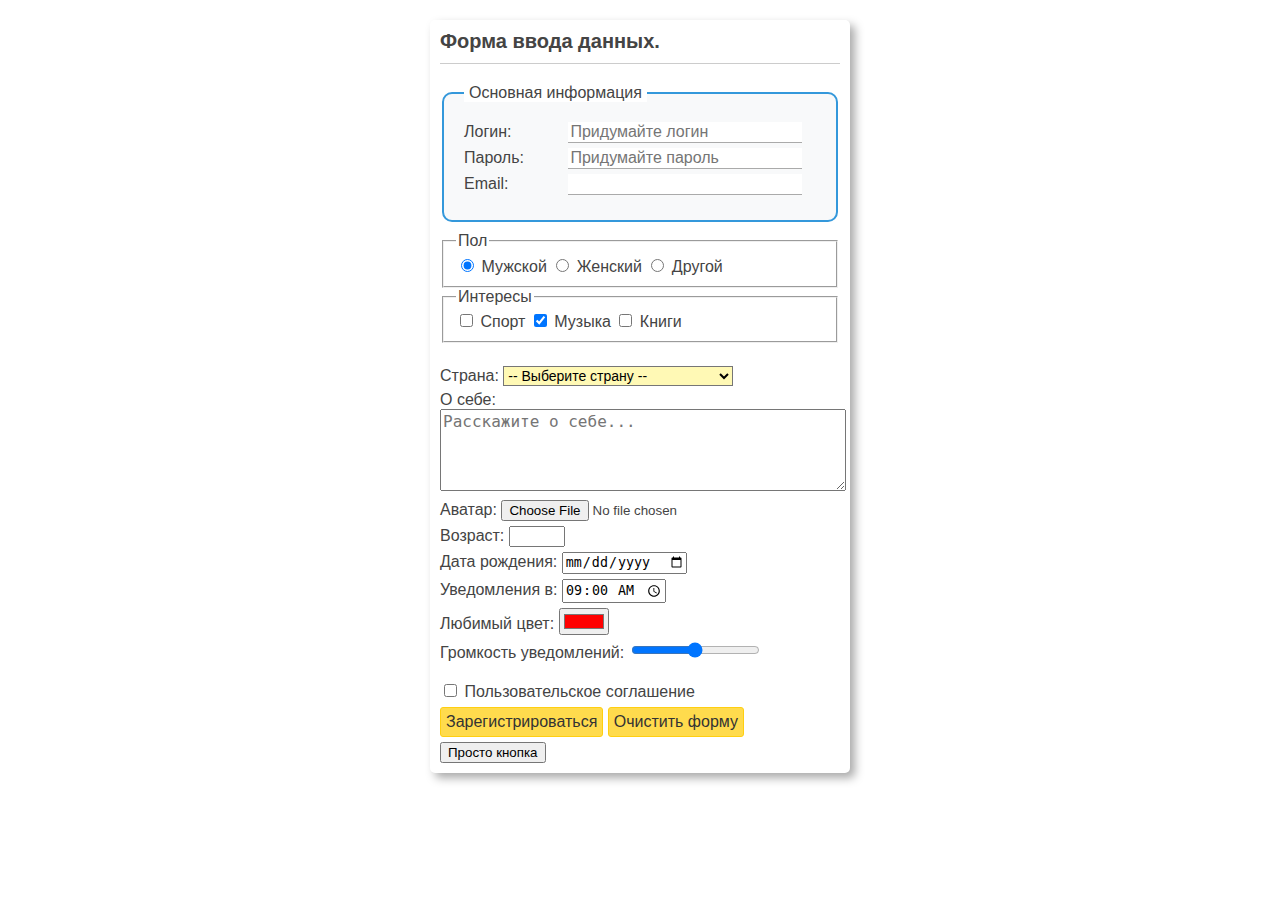
<file: mysite.ru/index.html>
<!DOCTYPE html>
<html lang="ru">
<head>
    <meta charset="UTF-8">
    <title>Учебная форма регистрации</title>
    <link type="text/css" href="style.css" rel="stylesheet">
</head>
<body>
    <div id="reg_form">
    <h1>Форма ввода данных.</h1>
    <form action="/register" method="POST" enctype="multipart/form-data">
        <!-- Текстовые поля -->
        <fieldset class="reg_r">
            <legend>Основная информация</legend>
            <div class="gtr">
            <label class="reg_title" for="username">Логин:</label>
            <input type="text" id="username" name="username" required minlength="4" maxlength="20" placeholder="Придумайте логин">
            </div>
            <div class="gtr">
            <label class="reg_title" for="password">Пароль:</label>
            <input type="password" id="password" name="password" required pattern="(?=.*\d)(?=.*[a-z])(?=.*[A-Z]).{8,}" placeholder="Придумайте пароль">
            </div>
            <div class="gtr">
            <label class="reg_title" for="email">Email:</label>
            <input type="email" id="email" name="email" required>
            </div>
        </fieldset>

        <!-- Радиокнопки -->
        <fieldset>
            <legend>Пол</legend>
            <input type="radio" id="male" name="gender" value="male" checked>
            <label for="male">Мужской</label>
            
            <input type="radio" id="female" name="gender" value="female">
            <label for="female">Женский</label>
            
            <input type="radio" id="other" name="gender" value="other">
            <label for="other">Другой</label>
        </fieldset>

        <!-- Чекбоксы -->
        <fieldset style = "margin-bottom: 5px">

            <legend>Интересы</legend>
            <input type="checkbox" id="sport" name="interests" value="sport">
            <label for="sport">Спорт</label>
            
            <input type="checkbox" id="music" name="interests" value="music" checked>
            <label for="music">Музыка</label>
            
            <input type="checkbox" id="books" name="interests" value="books">
            <label for="books">Книги</label>
        </fieldset>
        <br>

        <div id="reg_ff">
            <!-- Выпадающие списки -->
            <label for="country">Страна:</label>
            <select id="country" name="country" style = "margin-bottom: 5px">
                <option value="">-- Выберите страну --</option>
                <option value="ru">Россия</option>
                <option value="us">США</option>
                <option value="de">Германия</option>
            </select>
            <br>
            <!-- Многострочный текст -->
            <label for="bio">О себе:</label>
            <textarea id="bio" name="bio" rows="4" cols="51" placeholder="Расскажите о себе..."></textarea>
            <br>
            <!-- Файлы -->
            <label for="avatar">Аватар:</label>
            <input type="file" id="avatar" name="avatar" accept="image/*">
            <br>
            <!-- Числовые поля -->
            <label for="age">Возраст:</label>
            <input type="number" id="age" name="age" min="18" max="99">
            <br>
            <!-- Дата и время -->
            <label for="birthday">Дата рождения:</label>
            <input type="date" id="birthday" name="birthday">
            <br>
            <label for="alarm">Уведомления в:</label>
            <input type="time" id="alarm" name="alarm" value="09:00">
            <br>
            <!-- Цвет -->
            <label for="favcolor">Любимый цвет:</label>
            <input type="color" id="favcolor" name="favcolor" value="#ff0000">
            <br>
            <!-- Диапазон -->
            <label for="volume">Громкость уведомлений:</label>
            <input type="range" id="volume" name="volume" min="0" max="100" step="10" value="50">
            <br>
            <!-- Скрытое поле -->
            <input type="hidden" name="secret_token" value="abc123">
            <br>
            <div id="hhh">
            <!--Пользовательское соглашение-->
            <input type="checkbox">
            <label>Пользовательское соглашение</label>
            </div>
            <div class="jkl">
            <!-- Кнопки -->
            <input type="submit" value="Зарегистрироваться">
            <input type="reset" value="Очистить форму">
            <button type="button">Просто кнопка</button>
            </div>
        </div>
    </form>
    </div>
</body>
</html>
</file>
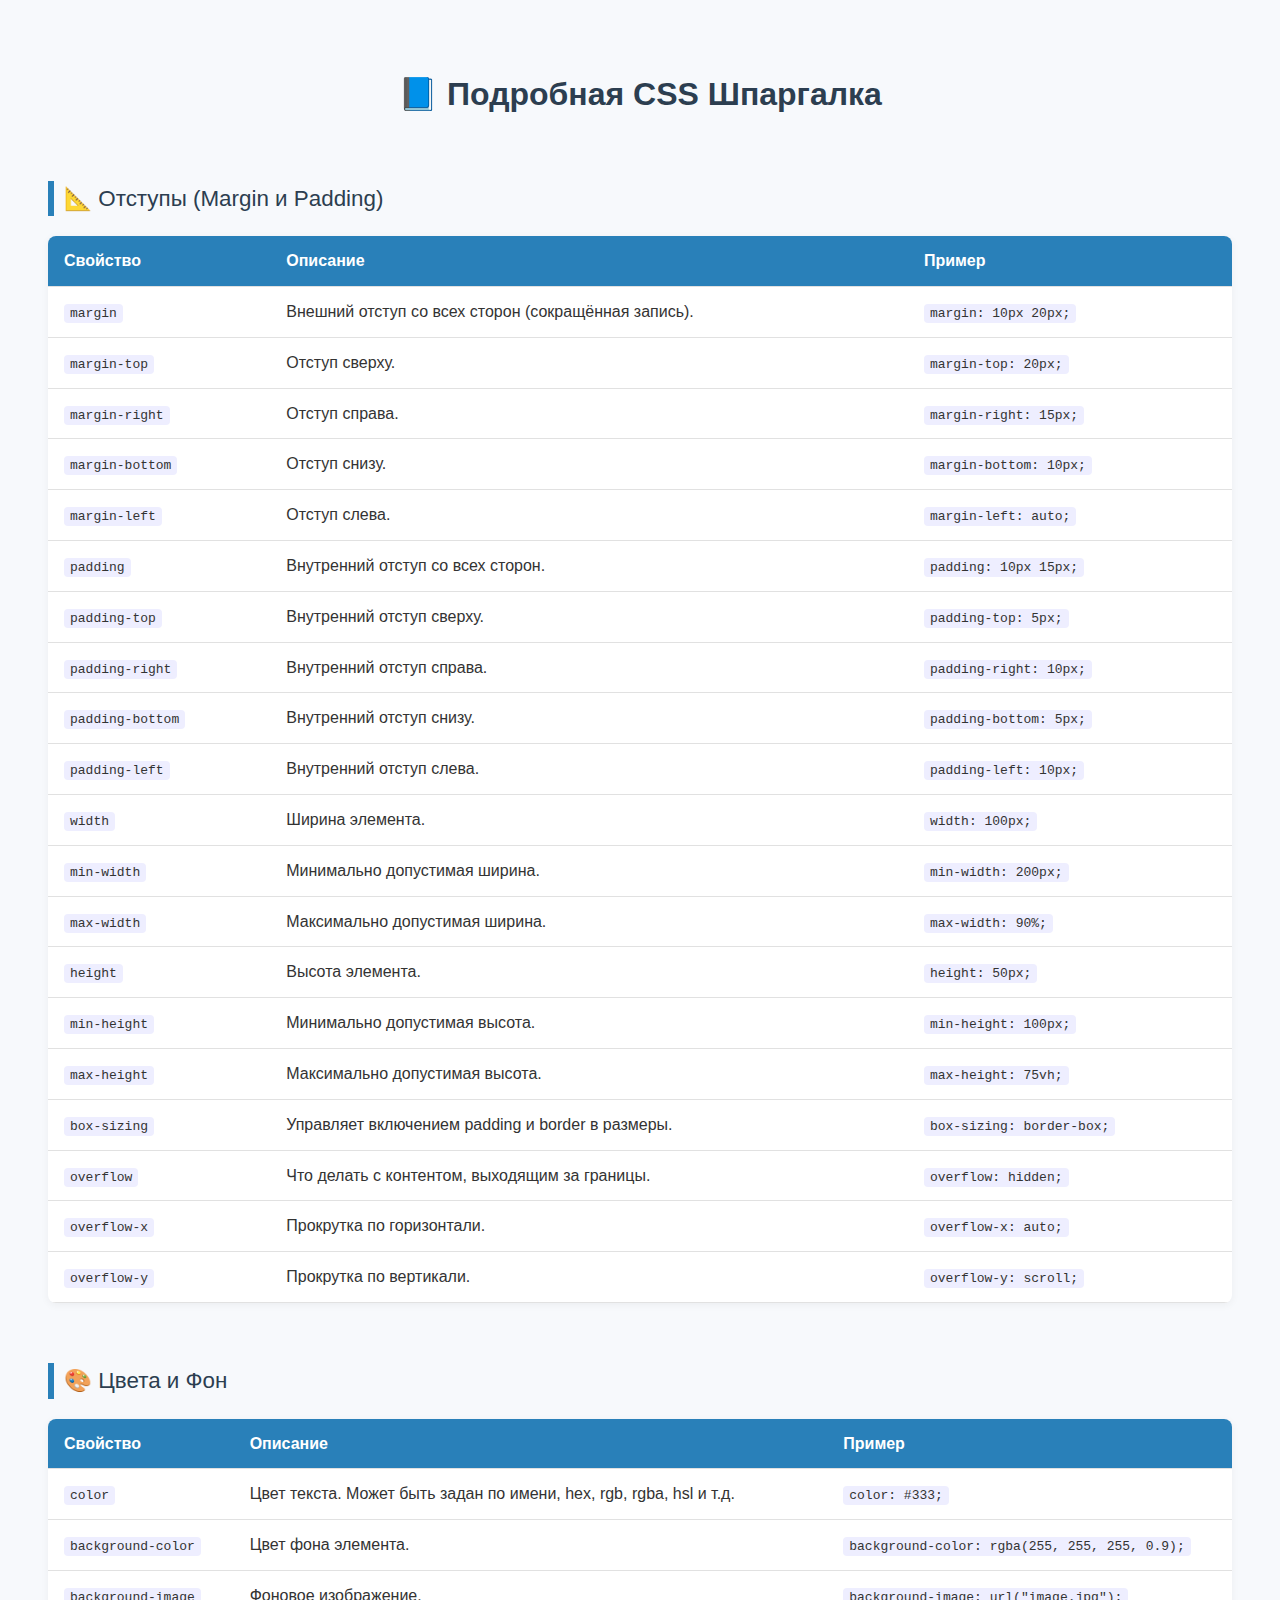
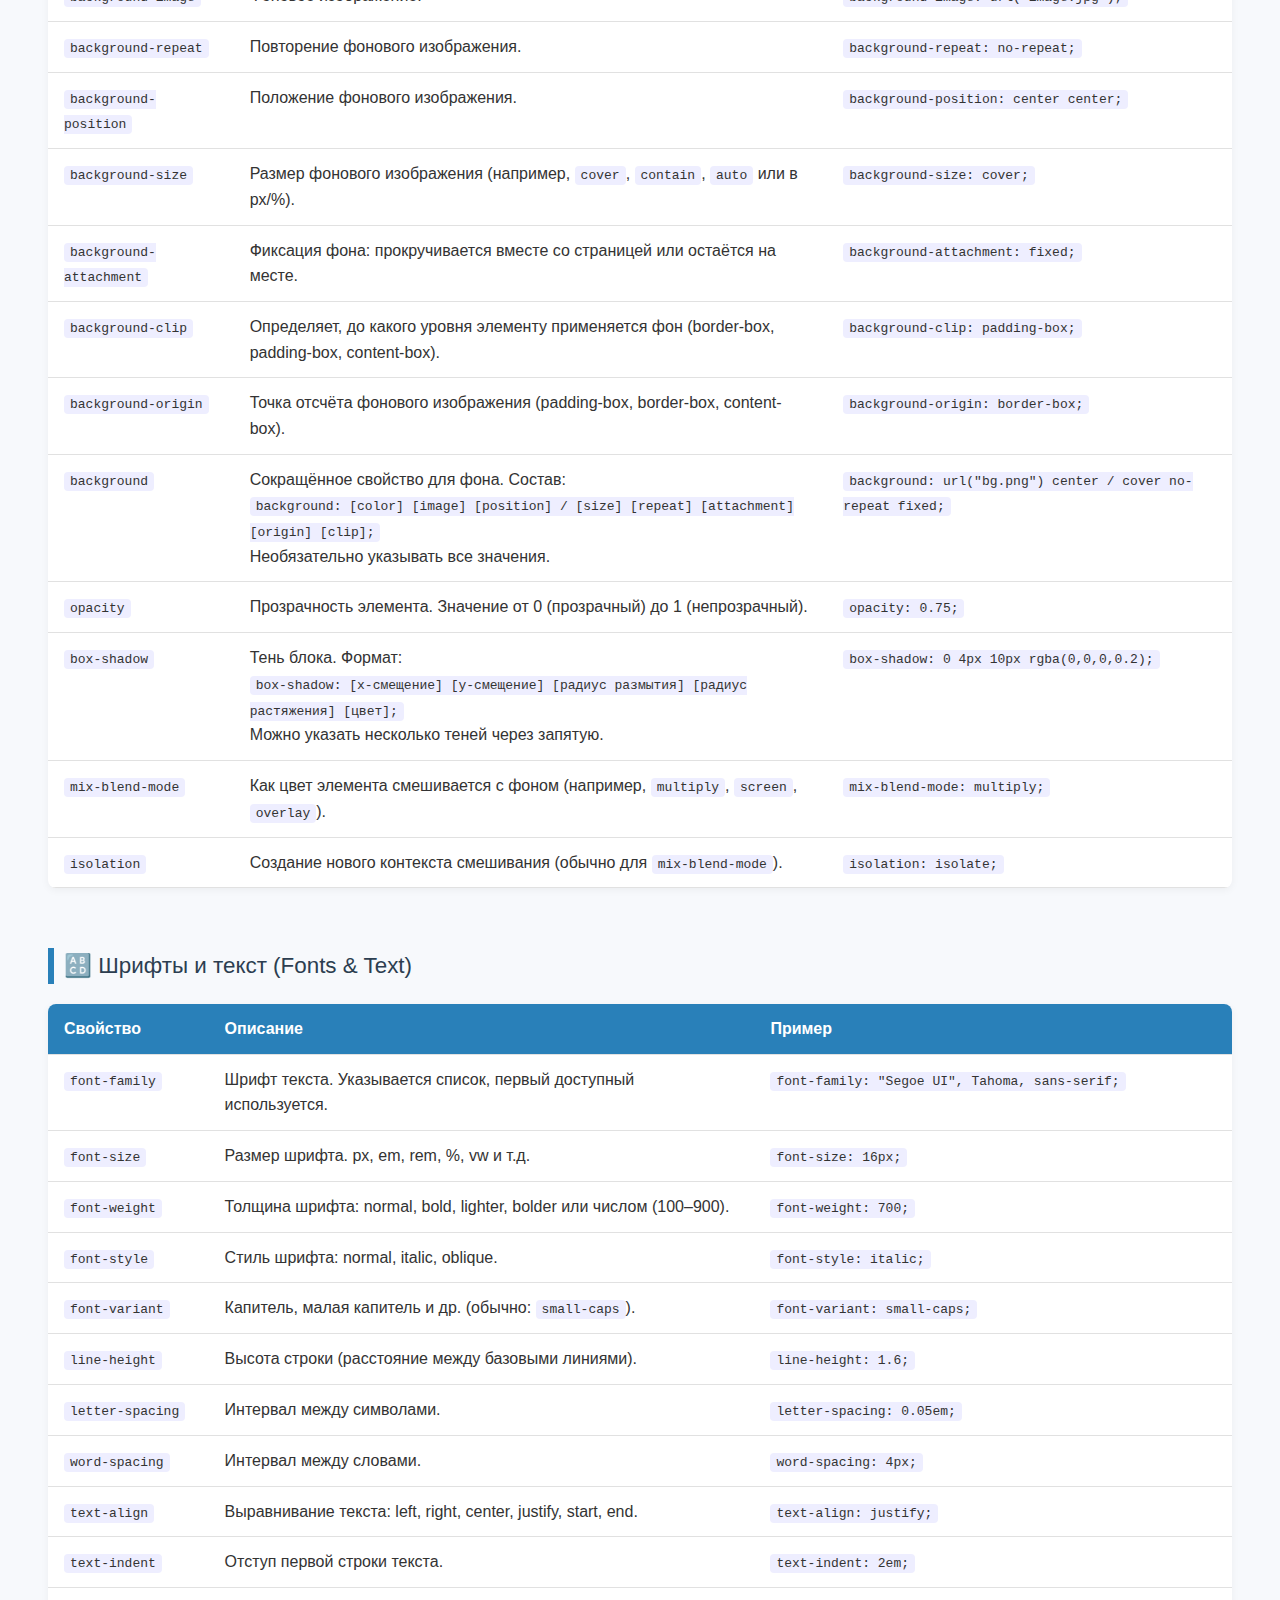
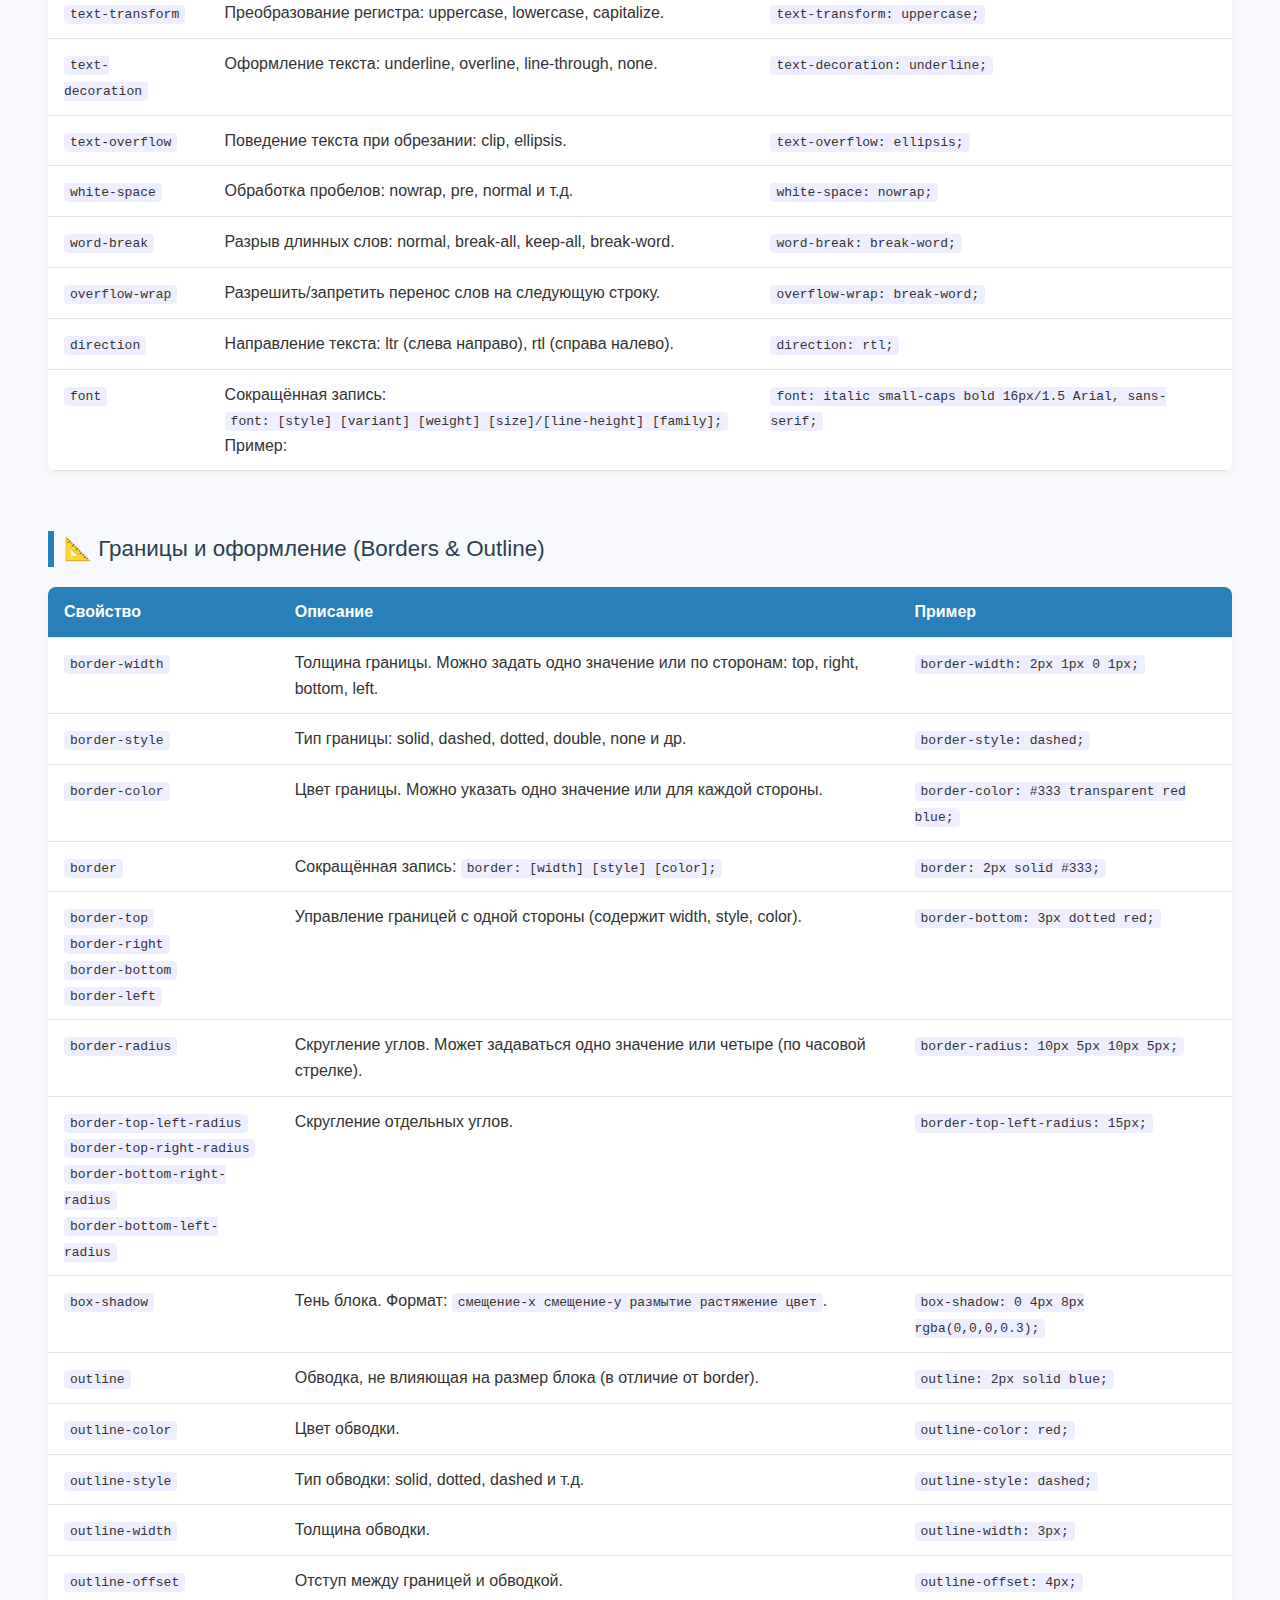
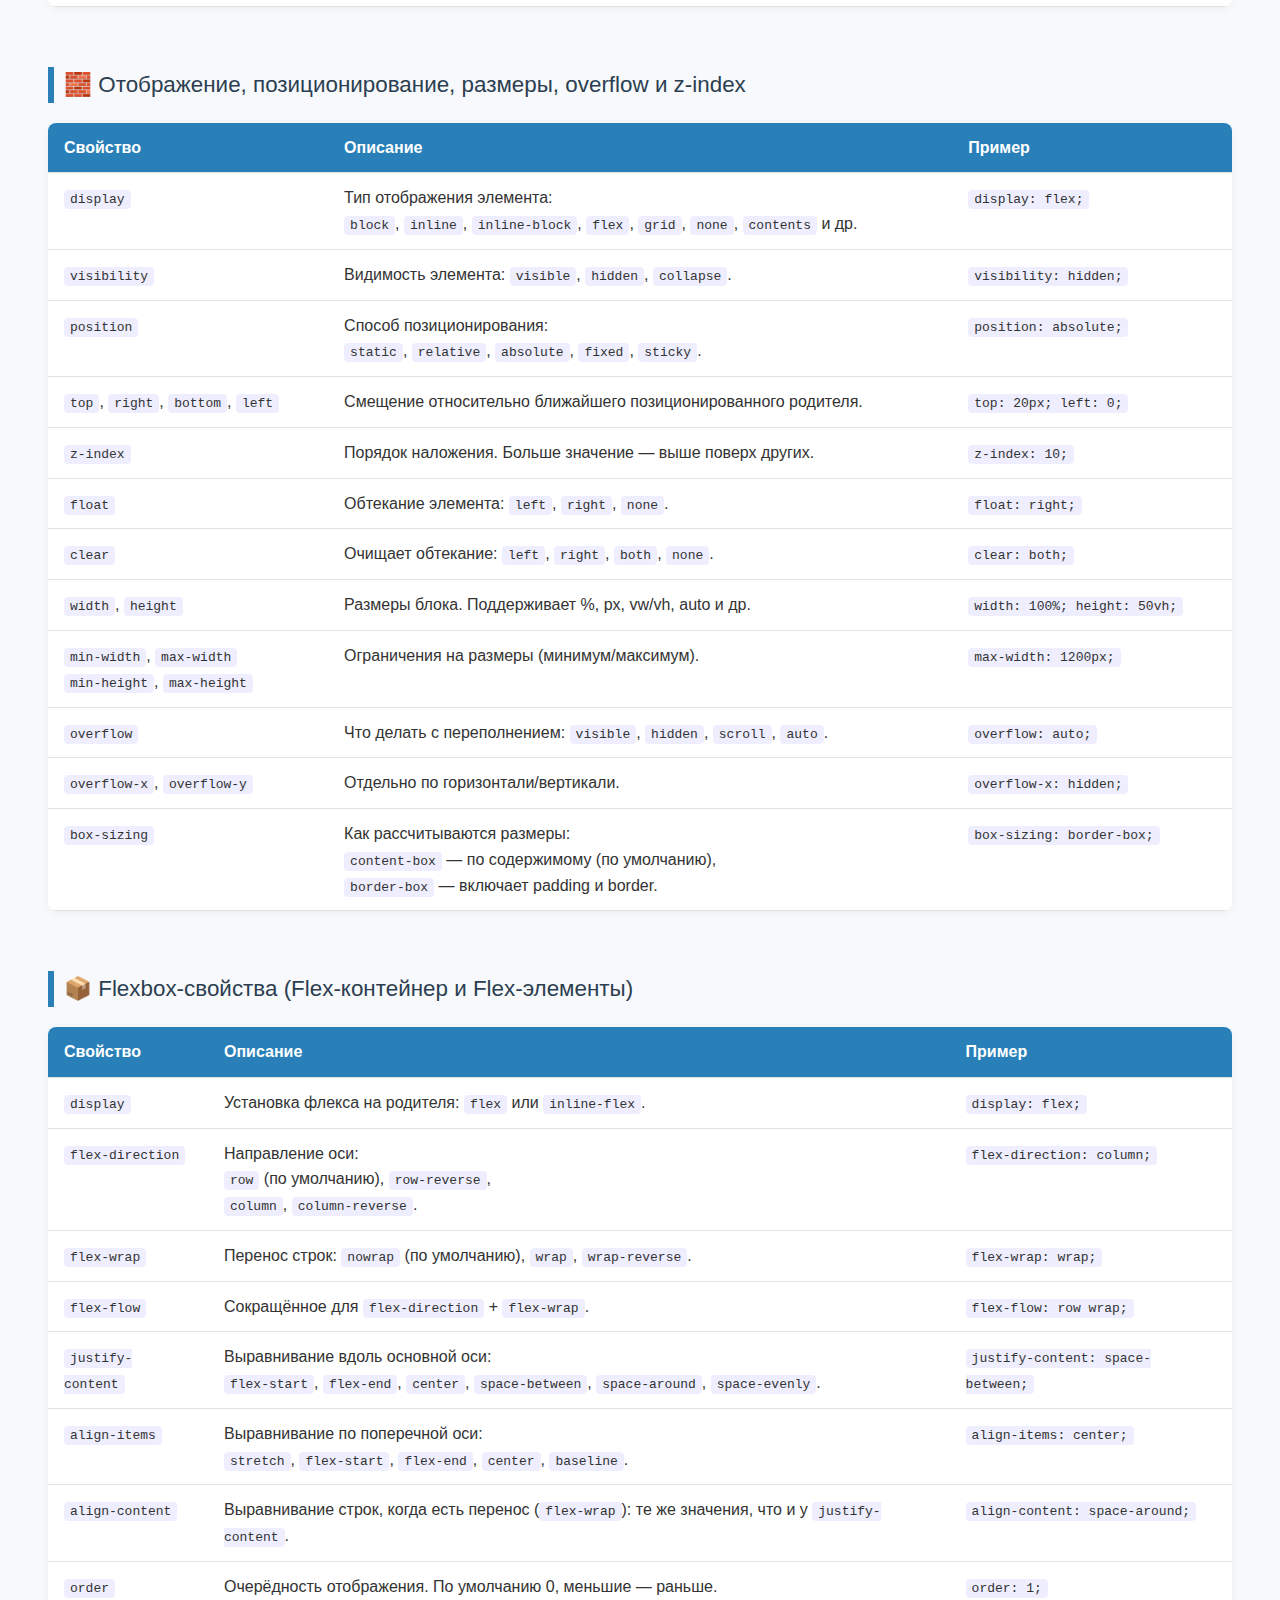
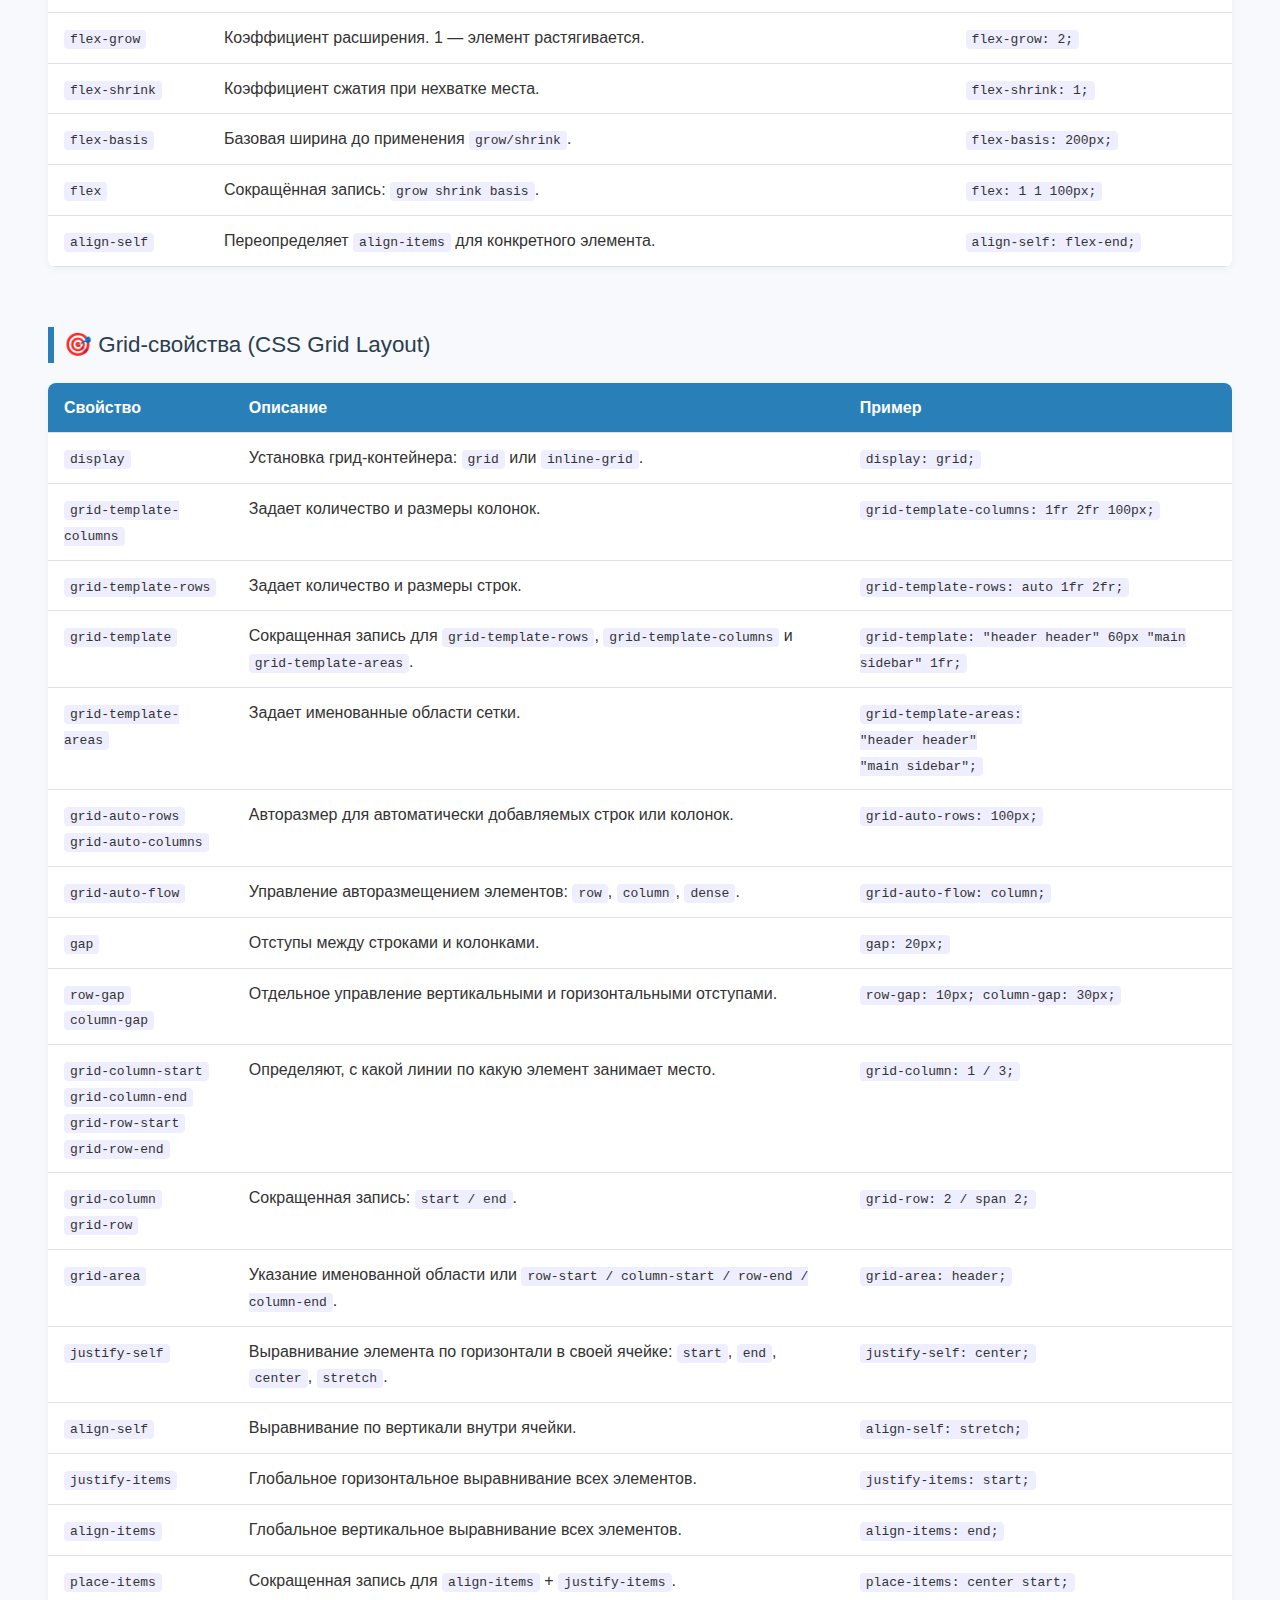
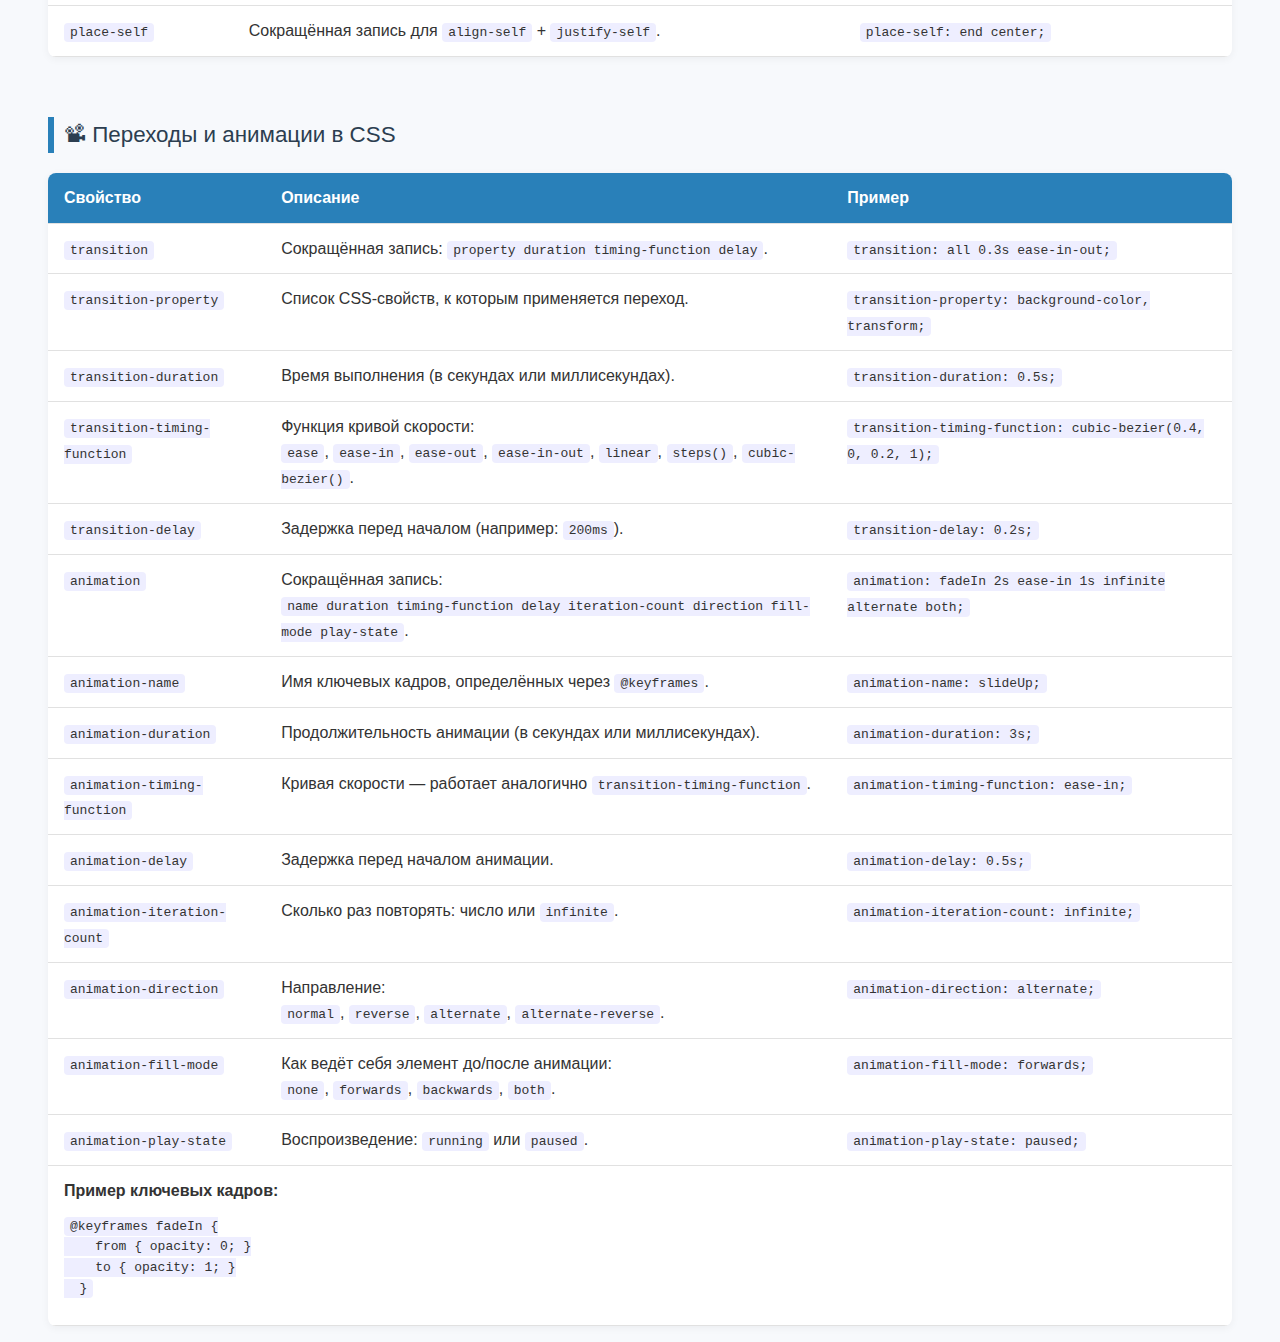
<file: CSS_шпоргалка.html>
<!DOCTYPE html>
<html lang="ru">
<head>
  <meta charset="UTF-8">
  <title>Подробная CSS шпаргалка</title>
  <style>
    body {
      font-family: "Segoe UI", sans-serif;
      background: #f7f9fc;
      color: #333;
      padding: 40px;
      line-height: 1.6;
    }

    h1 {
      text-align: center;
      color: #2c3e50;
    }

    .category {
      font-size: 1.4em;
      color: #2c3e50;
      margin-top: 60px;
      border-left: 6px solid #2980b9;
      padding-left: 10px;
    }

    table {
      width: 100%;
      border-collapse: collapse;
      margin-top: 20px;
      background: #fff;
      box-shadow: 0 2px 8px rgba(0, 0, 0, 0.05);
      border-radius: 8px;
      overflow: hidden;
    }

    thead {
      background: #2980b9;
      color: #fff;
    }

    th, td {
      padding: 12px 16px;
      border-bottom: 1px solid #e1e1e1;
      text-align: left;
      vertical-align: top;
    }

    tbody tr:hover {
      background-color: #f0f4f8;
    }

    code {
      background-color: #eef;
      padding: 2px 6px;
      border-radius: 4px;
      font-family: monospace;
    }
  </style>
</head>
<body>

  <h1>📘 Подробная CSS Шпаргалка</h1>

  <div class="category">📐 Отступы (Margin и Padding)</div>
  <table>
    <thead>
    <tr>
      <th>Свойство</th>
      <th>Описание</th>
      <th>Пример</th>
    </tr>
  </thead>
  <tbody>
    <tr>
      <td><code>margin</code></td>
      <td>Внешний отступ со всех сторон (сокращённая запись).</td>
      <td><code>margin: 10px 20px;</code></td>
    </tr>
    <tr>
      <td><code>margin-top</code></td>
      <td>Отступ сверху.</td>
      <td><code>margin-top: 20px;</code></td>
    </tr>
    <tr>
      <td><code>margin-right</code></td>
      <td>Отступ справа.</td>
      <td><code>margin-right: 15px;</code></td>
    </tr>
    <tr>
      <td><code>margin-bottom</code></td>
      <td>Отступ снизу.</td>
      <td><code>margin-bottom: 10px;</code></td>
    </tr>
    <tr>
      <td><code>margin-left</code></td>
      <td>Отступ слева.</td>
      <td><code>margin-left: auto;</code></td>
    </tr>
    <tr>
      <td><code>padding</code></td>
      <td>Внутренний отступ со всех сторон.</td>
      <td><code>padding: 10px 15px;</code></td>
    </tr>
    <tr>
      <td><code>padding-top</code></td>
      <td>Внутренний отступ сверху.</td>
      <td><code>padding-top: 5px;</code></td>
    </tr>
    <tr>
      <td><code>padding-right</code></td>
      <td>Внутренний отступ справа.</td>
      <td><code>padding-right: 10px;</code></td>
    </tr>
    <tr>
      <td><code>padding-bottom</code></td>
      <td>Внутренний отступ снизу.</td>
      <td><code>padding-bottom: 5px;</code></td>
    </tr>
    <tr>
      <td><code>padding-left</code></td>
      <td>Внутренний отступ слева.</td>
      <td><code>padding-left: 10px;</code></td>
    </tr>
    <tr>
      <td><code>width</code></td>
      <td>Ширина элемента.</td>
      <td><code>width: 100px;</code></td>
    </tr>
    <tr>
      <td><code>min-width</code></td>
      <td>Минимально допустимая ширина.</td>
      <td><code>min-width: 200px;</code></td>
    </tr>
    <tr>
      <td><code>max-width</code></td>
      <td>Максимально допустимая ширина.</td>
      <td><code>max-width: 90%;</code></td>
    </tr>
    <tr>
      <td><code>height</code></td>
      <td>Высота элемента.</td>
      <td><code>height: 50px;</code></td>
    </tr>
    <tr>
      <td><code>min-height</code></td>
      <td>Минимально допустимая высота.</td>
      <td><code>min-height: 100px;</code></td>
    </tr>
    <tr>
      <td><code>max-height</code></td>
      <td>Максимально допустимая высота.</td>
      <td><code>max-height: 75vh;</code></td>
    </tr>
    <tr>
      <td><code>box-sizing</code></td>
      <td>Управляет включением padding и border в размеры.</td>
      <td><code>box-sizing: border-box;</code></td>
    </tr>
    <tr>
      <td><code>overflow</code></td>
      <td>Что делать с контентом, выходящим за границы.</td>
      <td><code>overflow: hidden;</code></td>
    </tr>
    <tr>
      <td><code>overflow-x</code></td>
      <td>Прокрутка по горизонтали.</td>
      <td><code>overflow-x: auto;</code></td>
    </tr>
    <tr>
      <td><code>overflow-y</code></td>
      <td>Прокрутка по вертикали.</td>
      <td><code>overflow-y: scroll;</code></td>
    </tr>
  </tbody>
  </table>

  <div class="category">🎨 Цвета и Фон</div>
  <table>
    <thead>
      <tr>
        <th>Свойство</th>
        <th>Описание</th>
        <th>Пример</th>
      </tr>
    </thead>
    <tbody>
      <tr>
        <td><code>color</code></td>
        <td>Цвет текста. Может быть задан по имени, hex, rgb, rgba, hsl и т.д.</td>
        <td><code>color: #333;</code></td>
      </tr>
      <tr>
        <td><code>background-color</code></td>
        <td>Цвет фона элемента.</td>
        <td><code>background-color: rgba(255, 255, 255, 0.9);</code></td>
      </tr>
      <tr>
        <td><code>background-image</code></td>
        <td>Фоновое изображение.</td>
        <td><code>background-image: url("image.jpg");</code></td>
      </tr>
      <tr>
        <td><code>background-repeat</code></td>
        <td>Повторение фонового изображения.</td>
        <td><code>background-repeat: no-repeat;</code></td>
      </tr>
      <tr>
        <td><code>background-position</code></td>
        <td>Положение фонового изображения.</td>
        <td><code>background-position: center center;</code></td>
      </tr>
      <tr>
        <td><code>background-size</code></td>
        <td>Размер фонового изображения (например, <code>cover</code>, <code>contain</code>, <code>auto</code> или в px/%).</td>
        <td><code>background-size: cover;</code></td>
      </tr>
      <tr>
        <td><code>background-attachment</code></td>
        <td>Фиксация фона: прокручивается вместе со страницей или остаётся на месте.</td>
        <td><code>background-attachment: fixed;</code></td>
      </tr>
      <tr>
        <td><code>background-clip</code></td>
        <td>Определяет, до какого уровня элементу применяется фон (border-box, padding-box, content-box).</td>
        <td><code>background-clip: padding-box;</code></td>
      </tr>
      <tr>
        <td><code>background-origin</code></td>
        <td>Точка отсчёта фонового изображения (padding-box, border-box, content-box).</td>
        <td><code>background-origin: border-box;</code></td>
      </tr>
      <tr>
        <td><code>background</code></td>
        <td>
          Сокращённое свойство для фона. Состав: <br>
          <code>background: [color] [image] [position] / [size] [repeat] [attachment] [origin] [clip];</code><br>
          Необязательно указывать все значения.
        </td>
        <td>
          <code>background: url("bg.png") center / cover no-repeat fixed;</code>
        </td>
      </tr>
      <tr>
        <td><code>opacity</code></td>
        <td>Прозрачность элемента. Значение от 0 (прозрачный) до 1 (непрозрачный).</td>
        <td><code>opacity: 0.75;</code></td>
      </tr>
      <tr>
        <td><code>box-shadow</code></td>
        <td>
          Тень блока. Формат:<br>
          <code>box-shadow: [x-смещение] [y-смещение] [радиус размытия] [радиус растяжения] [цвет];</code><br>
          Можно указать несколько теней через запятую.
        </td>
        <td><code>box-shadow: 0 4px 10px rgba(0,0,0,0.2);</code></td>
      </tr>
      <tr>
        <td><code>mix-blend-mode</code></td>
        <td>Как цвет элемента смешивается с фоном (например, <code>multiply</code>, <code>screen</code>, <code>overlay</code>).</td>
        <td><code>mix-blend-mode: multiply;</code></td>
      </tr>
      <tr>
        <td><code>isolation</code></td>
        <td>Создание нового контекста смешивания (обычно для <code>mix-blend-mode</code>).</td>
        <td><code>isolation: isolate;</code></td>
      </tr>
    </tbody>
  </table>

  <div class="category">🔠 Шрифты и текст (Fonts & Text)</div>
  <table>
    <thead>
      <tr>
        <th>Свойство</th>
        <th>Описание</th>
        <th>Пример</th>
      </tr>
    </thead>
    <tbody>
      <tr>
        <td><code>font-family</code></td>
        <td>Шрифт текста. Указывается список, первый доступный используется.</td>
        <td><code>font-family: "Segoe UI", Tahoma, sans-serif;</code></td>
      </tr>
      <tr>
        <td><code>font-size</code></td>
        <td>Размер шрифта. px, em, rem, %, vw и т.д.</td>
        <td><code>font-size: 16px;</code></td>
      </tr>
      <tr>
        <td><code>font-weight</code></td>
        <td>Толщина шрифта: normal, bold, lighter, bolder или числом (100–900).</td>
        <td><code>font-weight: 700;</code></td>
      </tr>
      <tr>
        <td><code>font-style</code></td>
        <td>Стиль шрифта: normal, italic, oblique.</td>
        <td><code>font-style: italic;</code></td>
      </tr>
      <tr>
        <td><code>font-variant</code></td>
        <td>Капитель, малая капитель и др. (обычно: <code>small-caps</code>).</td>
        <td><code>font-variant: small-caps;</code></td>
      </tr>
      <tr>
        <td><code>line-height</code></td>
        <td>Высота строки (расстояние между базовыми линиями).</td>
        <td><code>line-height: 1.6;</code></td>
      </tr>
      <tr>
        <td><code>letter-spacing</code></td>
        <td>Интервал между символами.</td>
        <td><code>letter-spacing: 0.05em;</code></td>
      </tr>
      <tr>
        <td><code>word-spacing</code></td>
        <td>Интервал между словами.</td>
        <td><code>word-spacing: 4px;</code></td>
      </tr>
      <tr>
        <td><code>text-align</code></td>
        <td>Выравнивание текста: left, right, center, justify, start, end.</td>
        <td><code>text-align: justify;</code></td>
      </tr>
      <tr>
        <td><code>text-indent</code></td>
        <td>Отступ первой строки текста.</td>
        <td><code>text-indent: 2em;</code></td>
      </tr>
      <tr>
        <td><code>text-transform</code></td>
        <td>Преобразование регистра: uppercase, lowercase, capitalize.</td>
        <td><code>text-transform: uppercase;</code></td>
      </tr>
      <tr>
        <td><code>text-decoration</code></td>
        <td>Оформление текста: underline, overline, line-through, none.</td>
        <td><code>text-decoration: underline;</code></td>
      </tr>
      <tr>
        <td><code>text-overflow</code></td>
        <td>Поведение текста при обрезании: clip, ellipsis.</td>
        <td><code>text-overflow: ellipsis;</code></td>
      </tr>
      <tr>
        <td><code>white-space</code></td>
        <td>Обработка пробелов: nowrap, pre, normal и т.д.</td>
        <td><code>white-space: nowrap;</code></td>
      </tr>
      <tr>
        <td><code>word-break</code></td>
        <td>Разрыв длинных слов: normal, break-all, keep-all, break-word.</td>
        <td><code>word-break: break-word;</code></td>
      </tr>
      <tr>
        <td><code>overflow-wrap</code></td>
        <td>Разрешить/запретить перенос слов на следующую строку.</td>
        <td><code>overflow-wrap: break-word;</code></td>
      </tr>
      <tr>
        <td><code>direction</code></td>
        <td>Направление текста: ltr (слева направо), rtl (справа налево).</td>
        <td><code>direction: rtl;</code></td>
      </tr>
      <tr>
        <td><code>font</code></td>
        <td>
          Сокращённая запись: <br>
          <code>font: [style] [variant] [weight] [size]/[line-height] [family];</code><br>
          Пример:
        </td>
        <td><code>font: italic small-caps bold 16px/1.5 Arial, sans-serif;</code></td>
      </tr>
    </tbody>
  </table>


  <div class="category">📐 Границы и оформление (Borders & Outline)</div>
  <table>
    <thead>
      <tr>
        <th>Свойство</th>
        <th>Описание</th>
        <th>Пример</th>
      </tr>
    </thead>
    <tbody>
      <tr>
        <td><code>border-width</code></td>
        <td>Толщина границы. Можно задать одно значение или по сторонам: top, right, bottom, left.</td>
        <td><code>border-width: 2px 1px 0 1px;</code></td>
      </tr>
      <tr>
        <td><code>border-style</code></td>
        <td>Тип границы: solid, dashed, dotted, double, none и др.</td>
        <td><code>border-style: dashed;</code></td>
      </tr>
      <tr>
        <td><code>border-color</code></td>
        <td>Цвет границы. Можно указать одно значение или для каждой стороны.</td>
        <td><code>border-color: #333 transparent red blue;</code></td>
      </tr>
      <tr>
        <td><code>border</code></td>
        <td>
          Сокращённая запись: <code>border: [width] [style] [color];</code>
        </td>
        <td><code>border: 2px solid #333;</code></td>
      </tr>
      <tr>
        <td><code>border-top</code><br><code>border-right</code><br><code>border-bottom</code><br><code>border-left</code></td>
        <td>Управление границей с одной стороны (содержит width, style, color).</td>
        <td><code>border-bottom: 3px dotted red;</code></td>
      </tr>
      <tr>
        <td><code>border-radius</code></td>
        <td>Скругление углов. Может задаваться одно значение или четыре (по часовой стрелке).</td>
        <td><code>border-radius: 10px 5px 10px 5px;</code></td>
      </tr>
      <tr>
        <td><code>border-top-left-radius</code><br><code>border-top-right-radius</code><br><code>border-bottom-right-radius</code><br><code>border-bottom-left-radius</code></td>
        <td>Скругление отдельных углов.</td>
        <td><code>border-top-left-radius: 15px;</code></td>
      </tr>
      <tr>
        <td><code>box-shadow</code></td>
        <td>Тень блока. Формат: <code>смещение-x смещение-y размытие растяжение цвет</code>.</td>
        <td><code>box-shadow: 0 4px 8px rgba(0,0,0,0.3);</code></td>
      </tr>
      <tr>
        <td><code>outline</code></td>
        <td>Обводка, не влияющая на размер блока (в отличие от border).</td>
        <td><code>outline: 2px solid blue;</code></td>
      </tr>
      <tr>
        <td><code>outline-color</code></td>
        <td>Цвет обводки.</td>
        <td><code>outline-color: red;</code></td>
      </tr>
      <tr>
        <td><code>outline-style</code></td>
        <td>Тип обводки: solid, dotted, dashed и т.д.</td>
        <td><code>outline-style: dashed;</code></td>
      </tr>
      <tr>
        <td><code>outline-width</code></td>
        <td>Толщина обводки.</td>
        <td><code>outline-width: 3px;</code></td>
      </tr>
      <tr>
        <td><code>outline-offset</code></td>
        <td>Отступ между границей и обводкой.</td>
        <td><code>outline-offset: 4px;</code></td>
      </tr>
    </tbody>
  </table>

  <div class="category">🧱 Отображение, позиционирование, размеры, overflow и z-index</div>
  <table>
    <thead>
      <tr>
        <th>Свойство</th>
        <th>Описание</th>
        <th>Пример</th>
      </tr>
    </thead>
    <tbody>
      <tr>
        <td><code>display</code></td>
        <td>
          Тип отображения элемента:<br>
          <code>block</code>, <code>inline</code>, <code>inline-block</code>, <code>flex</code>, <code>grid</code>, <code>none</code>, <code>contents</code> и др.
        </td>
        <td><code>display: flex;</code></td>
      </tr>
      <tr>
        <td><code>visibility</code></td>
        <td>Видимость элемента: <code>visible</code>, <code>hidden</code>, <code>collapse</code>.</td>
        <td><code>visibility: hidden;</code></td>
      </tr>
      <tr>
        <td><code>position</code></td>
        <td>
          Способ позиционирования: <br>
          <code>static</code>, <code>relative</code>, <code>absolute</code>, <code>fixed</code>, <code>sticky</code>.
        </td>
        <td><code>position: absolute;</code></td>
      </tr>
      <tr>
        <td><code>top</code>, <code>right</code>, <code>bottom</code>, <code>left</code></td>
        <td>Смещение относительно ближайшего позиционированного родителя.</td>
        <td><code>top: 20px; left: 0;</code></td>
      </tr>
      <tr>
        <td><code>z-index</code></td>
        <td>Порядок наложения. Больше значение — выше поверх других.</td>
        <td><code>z-index: 10;</code></td>
      </tr>
      <tr>
        <td><code>float</code></td>
        <td>Обтекание элемента: <code>left</code>, <code>right</code>, <code>none</code>.</td>
        <td><code>float: right;</code></td>
      </tr>
      <tr>
        <td><code>clear</code></td>
        <td>Очищает обтекание: <code>left</code>, <code>right</code>, <code>both</code>, <code>none</code>.</td>
        <td><code>clear: both;</code></td>
      </tr>
      <tr>
        <td><code>width</code>, <code>height</code></td>
        <td>Размеры блока. Поддерживает %, px, vw/vh, auto и др.</td>
        <td><code>width: 100%; height: 50vh;</code></td>
      </tr>
      <tr>
        <td><code>min-width</code>, <code>max-width</code><br><code>min-height</code>, <code>max-height</code></td>
        <td>Ограничения на размеры (минимум/максимум).</td>
        <td><code>max-width: 1200px;</code></td>
      </tr>
      <tr>
        <td><code>overflow</code></td>
        <td>Что делать с переполнением: <code>visible</code>, <code>hidden</code>, <code>scroll</code>, <code>auto</code>.</td>
        <td><code>overflow: auto;</code></td>
      </tr>
      <tr>
        <td><code>overflow-x</code>, <code>overflow-y</code></td>
        <td>Отдельно по горизонтали/вертикали.</td>
        <td><code>overflow-x: hidden;</code></td>
      </tr>
      <tr>
        <td><code>box-sizing</code></td>
        <td>
          Как рассчитываются размеры:<br>
          <code>content-box</code> — по содержимому (по умолчанию),<br>
          <code>border-box</code> — включает padding и border.
        </td>
        <td><code>box-sizing: border-box;</code></td>
      </tr>
    </tbody>
  </table>

  <div class="category">📦 Flexbox-свойства (Flex-контейнер и Flex-элементы)</div>
  <table>
    <thead>
      <tr>
        <th>Свойство</th>
        <th>Описание</th>
        <th>Пример</th>
      </tr>
    </thead>
    <tbody>
      <!-- Контейнер -->
      <tr>
        <td><code>display</code></td>
        <td>Установка флекса на родителя: <code>flex</code> или <code>inline-flex</code>.</td>
        <td><code>display: flex;</code></td>
      </tr>
      <tr>
        <td><code>flex-direction</code></td>
        <td>
          Направление оси:<br>
          <code>row</code> (по умолчанию), <code>row-reverse</code>,<br>
          <code>column</code>, <code>column-reverse</code>.
        </td>
        <td><code>flex-direction: column;</code></td>
      </tr>
      <tr>
        <td><code>flex-wrap</code></td>
        <td>Перенос строк: <code>nowrap</code> (по умолчанию), <code>wrap</code>, <code>wrap-reverse</code>.</td>
        <td><code>flex-wrap: wrap;</code></td>
      </tr>
      <tr>
        <td><code>flex-flow</code></td>
        <td>Сокращённое для <code>flex-direction</code> + <code>flex-wrap</code>.</td>
        <td><code>flex-flow: row wrap;</code></td>
      </tr>
      <tr>
        <td><code>justify-content</code></td>
        <td>
          Выравнивание вдоль основной оси:<br>
          <code>flex-start</code>, <code>flex-end</code>, <code>center</code>, <code>space-between</code>, <code>space-around</code>, <code>space-evenly</code>.
        </td>
        <td><code>justify-content: space-between;</code></td>
      </tr>
      <tr>
        <td><code>align-items</code></td>
        <td>
          Выравнивание по поперечной оси:<br>
          <code>stretch</code>, <code>flex-start</code>, <code>flex-end</code>, <code>center</code>, <code>baseline</code>.
        </td>
        <td><code>align-items: center;</code></td>
      </tr>
      <tr>
        <td><code>align-content</code></td>
        <td>Выравнивание строк, когда есть перенос (<code>flex-wrap</code>): те же значения, что и у <code>justify-content</code>.</td>
        <td><code>align-content: space-around;</code></td>
      </tr>

      <!-- Элементы -->
      <tr>
        <td><code>order</code></td>
        <td>Очерёдность отображения. По умолчанию 0, меньшие — раньше.</td>
        <td><code>order: 1;</code></td>
      </tr>
      <tr>
        <td><code>flex-grow</code></td>
        <td>Коэффициент расширения. 1 — элемент растягивается.</td>
        <td><code>flex-grow: 2;</code></td>
      </tr>
      <tr>
        <td><code>flex-shrink</code></td>
        <td>Коэффициент сжатия при нехватке места.</td>
        <td><code>flex-shrink: 1;</code></td>
      </tr>
      <tr>
        <td><code>flex-basis</code></td>
        <td>Базовая ширина до применения <code>grow/shrink</code>.</td>
        <td><code>flex-basis: 200px;</code></td>
      </tr>
      <tr>
        <td><code>flex</code></td>
        <td>Сокращённая запись: <code>grow shrink basis</code>.</td>
        <td><code>flex: 1 1 100px;</code></td>
      </tr>
      <tr>
        <td><code>align-self</code></td>
        <td>Переопределяет <code>align-items</code> для конкретного элемента.</td>
        <td><code>align-self: flex-end;</code></td>
      </tr>
    </tbody>
  </table>

  <div class="category">🎯 Grid-свойства (CSS Grid Layout)</div>
  <table>
  <thead>
    <tr>
      <th>Свойство</th>
      <th>Описание</th>
      <th>Пример</th>
    </tr>
  </thead>
  <tbody>
    <!-- Контейнер -->
    <tr>
      <td><code>display</code></td>
      <td>Установка грид-контейнера: <code>grid</code> или <code>inline-grid</code>.</td>
      <td><code>display: grid;</code></td>
    </tr>
    <tr>
      <td><code>grid-template-columns</code></td>
      <td>Задает количество и размеры колонок.</td>
      <td><code>grid-template-columns: 1fr 2fr 100px;</code></td>
    </tr>
    <tr>
      <td><code>grid-template-rows</code></td>
      <td>Задает количество и размеры строк.</td>
      <td><code>grid-template-rows: auto 1fr 2fr;</code></td>
    </tr>
    <tr>
      <td><code>grid-template</code></td>
      <td>Сокращенная запись для <code>grid-template-rows</code>, <code>grid-template-columns</code> и <code>grid-template-areas</code>.</td>
      <td>
        <code>grid-template: "header header" 60px "main sidebar" 1fr;</code>
      </td>
    </tr>
    <tr>
      <td><code>grid-template-areas</code></td>
      <td>Задает именованные области сетки.</td>
      <td>
        <code>grid-template-areas:<br>"header header"<br>"main sidebar";</code>
      </td>
    </tr>
    <tr>
      <td><code>grid-auto-rows</code><br><code>grid-auto-columns</code></td>
      <td>Авторазмер для автоматически добавляемых строк или колонок.</td>
      <td><code>grid-auto-rows: 100px;</code></td>
    </tr>
    <tr>
      <td><code>grid-auto-flow</code></td>
      <td>Управление авторазмещением элементов: <code>row</code>, <code>column</code>, <code>dense</code>.</td>
      <td><code>grid-auto-flow: column;</code></td>
    </tr>
    <tr>
      <td><code>gap</code></td>
      <td>Отступы между строками и колонками.</td>
      <td><code>gap: 20px;</code></td>
    </tr>
    <tr>
      <td><code>row-gap</code><br><code>column-gap</code></td>
      <td>Отдельное управление вертикальными и горизонтальными отступами.</td>
      <td><code>row-gap: 10px; column-gap: 30px;</code></td>
    </tr>

    <!-- Элементы -->
    <tr>
      <td><code>grid-column-start</code><br><code>grid-column-end</code><br><code>grid-row-start</code><br><code>grid-row-end</code></td>
      <td>Определяют, с какой линии по какую элемент занимает место.</td>
      <td><code>grid-column: 1 / 3;</code></td>
    </tr>
    <tr>
      <td><code>grid-column</code><br><code>grid-row</code></td>
      <td>Сокращенная запись: <code>start / end</code>.</td>
      <td><code>grid-row: 2 / span 2;</code></td>
    </tr>
    <tr>
      <td><code>grid-area</code></td>
      <td>Указание именованной области или <code>row-start / column-start / row-end / column-end</code>.</td>
      <td><code>grid-area: header;</code></td>
    </tr>
    <tr>
      <td><code>justify-self</code></td>
      <td>Выравнивание элемента по горизонтали в своей ячейке: <code>start</code>, <code>end</code>, <code>center</code>, <code>stretch</code>.</td>
      <td><code>justify-self: center;</code></td>
    </tr>
    <tr>
      <td><code>align-self</code></td>
      <td>Выравнивание по вертикали внутри ячейки.</td>
      <td><code>align-self: stretch;</code></td>
    </tr>
    <tr>
      <td><code>justify-items</code></td>
      <td>Глобальное горизонтальное выравнивание всех элементов.</td>
      <td><code>justify-items: start;</code></td>
    </tr>
    <tr>
      <td><code>align-items</code></td>
      <td>Глобальное вертикальное выравнивание всех элементов.</td>
      <td><code>align-items: end;</code></td>
    </tr>
    <tr>
      <td><code>place-items</code></td>
      <td>Сокращенная запись для <code>align-items</code> + <code>justify-items</code>.</td>
      <td><code>place-items: center start;</code></td>
    </tr>
    <tr>
      <td><code>place-self</code></td>
      <td>Сокращённая запись для <code>align-self</code> + <code>justify-self</code>.</td>
      <td><code>place-self: end center;</code></td>
    </tr>
  </tbody>
</table>

  <div class="category">📽 Переходы и анимации в CSS</div>
  <table>
    <thead>
      <tr>
        <th>Свойство</th>
        <th>Описание</th>
        <th>Пример</th>
      </tr>
    </thead>
    <tbody>
      <!-- Переходы -->
      <tr>
        <td><code>transition</code></td>
        <td>Сокращённая запись: <code>property duration timing-function delay</code>.</td>
        <td><code>transition: all 0.3s ease-in-out;</code></td>
      </tr>
      <tr>
        <td><code>transition-property</code></td>
        <td>Список CSS-свойств, к которым применяется переход.</td>
        <td><code>transition-property: background-color, transform;</code></td>
      </tr>
      <tr>
        <td><code>transition-duration</code></td>
        <td>Время выполнения (в секундах или миллисекундах).</td>
        <td><code>transition-duration: 0.5s;</code></td>
      </tr>
      <tr>
        <td><code>transition-timing-function</code></td>
        <td>
          Функция кривой скорости:<br>
          <code>ease</code>, <code>ease-in</code>, <code>ease-out</code>, <code>ease-in-out</code>, <code>linear</code>, <code>steps()</code>, <code>cubic-bezier()</code>.
        </td>
        <td><code>transition-timing-function: cubic-bezier(0.4, 0, 0.2, 1);</code></td>
      </tr>
      <tr>
        <td><code>transition-delay</code></td>
        <td>Задержка перед началом (например: <code>200ms</code>).</td>
        <td><code>transition-delay: 0.2s;</code></td>
      </tr>

      <!-- Анимации -->
      <tr>
        <td><code>animation</code></td>
        <td>Сокращённая запись:<br><code>name duration timing-function delay iteration-count direction fill-mode play-state</code>.</td>
        <td><code>animation: fadeIn 2s ease-in 1s infinite alternate both;</code></td>
      </tr>
      <tr>
        <td><code>animation-name</code></td>
        <td>Имя ключевых кадров, определённых через <code>@keyframes</code>.</td>
        <td><code>animation-name: slideUp;</code></td>
      </tr>
      <tr>
        <td><code>animation-duration</code></td>
        <td>Продолжительность анимации (в секундах или миллисекундах).</td>
        <td><code>animation-duration: 3s;</code></td>
      </tr>
      <tr>
        <td><code>animation-timing-function</code></td>
        <td>Кривая скорости — работает аналогично <code>transition-timing-function</code>.</td>
        <td><code>animation-timing-function: ease-in;</code></td>
      </tr>
      <tr>
        <td><code>animation-delay</code></td>
        <td>Задержка перед началом анимации.</td>
        <td><code>animation-delay: 0.5s;</code></td>
      </tr>
      <tr>
        <td><code>animation-iteration-count</code></td>
        <td>Сколько раз повторять: число или <code>infinite</code>.</td>
        <td><code>animation-iteration-count: infinite;</code></td>
      </tr>
      <tr>
        <td><code>animation-direction</code></td>
        <td>
          Направление:<br>
          <code>normal</code>, <code>reverse</code>, <code>alternate</code>, <code>alternate-reverse</code>.
        </td>
        <td><code>animation-direction: alternate;</code></td>
      </tr>
      <tr>
        <td><code>animation-fill-mode</code></td>
        <td>
          Как ведёт себя элемент до/после анимации:<br>
          <code>none</code>, <code>forwards</code>, <code>backwards</code>, <code>both</code>.
        </td>
        <td><code>animation-fill-mode: forwards;</code></td>
      </tr>
      <tr>
        <td><code>animation-play-state</code></td>
        <td>Воспроизведение: <code>running</code> или <code>paused</code>.</td>
        <td><code>animation-play-state: paused;</code></td>
      </tr>

      <!-- Пример @keyframes -->
      <tr>
        <td colspan="3">
          <strong>Пример ключевых кадров:</strong><br>
          <pre><code>@keyframes fadeIn {
    from { opacity: 0; }
    to { opacity: 1; }
  }</code></pre>
        </td>
      </tr>
    </tbody>
  </table>


</body>
</html>
</file>
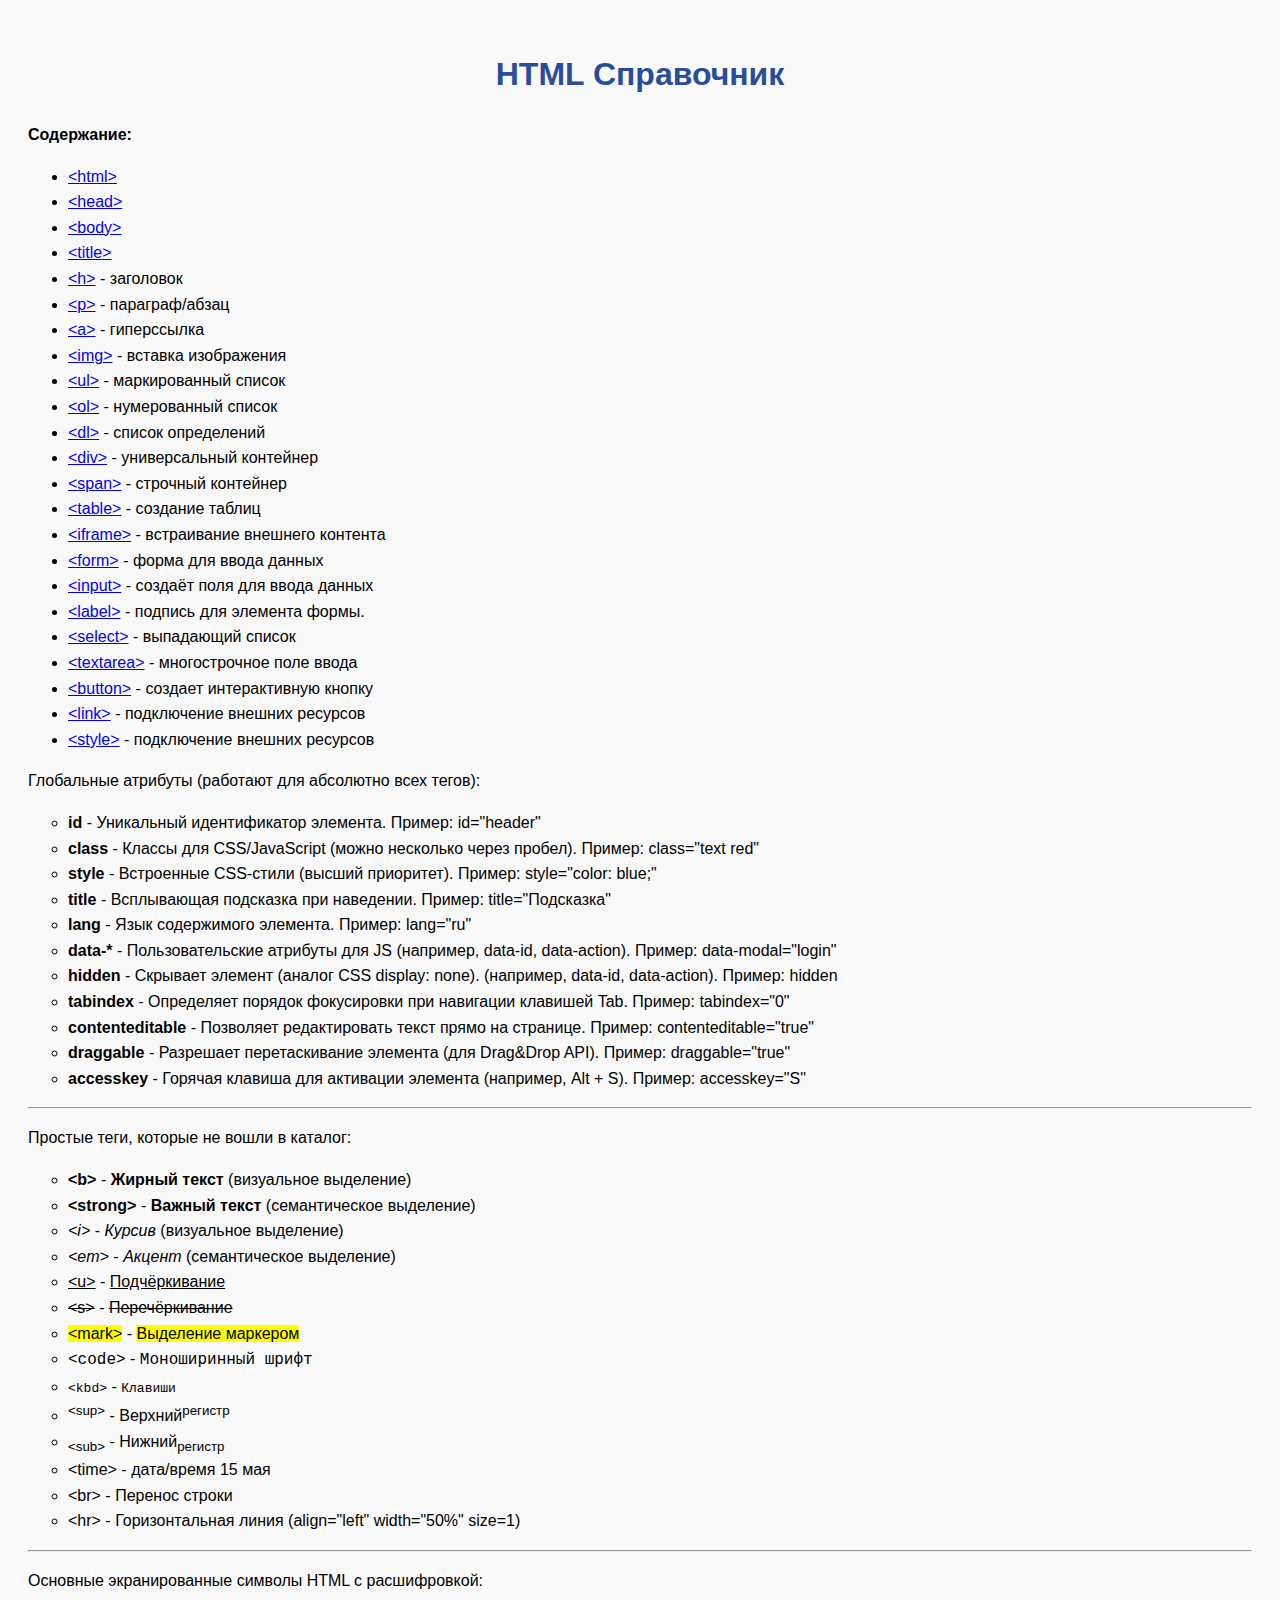
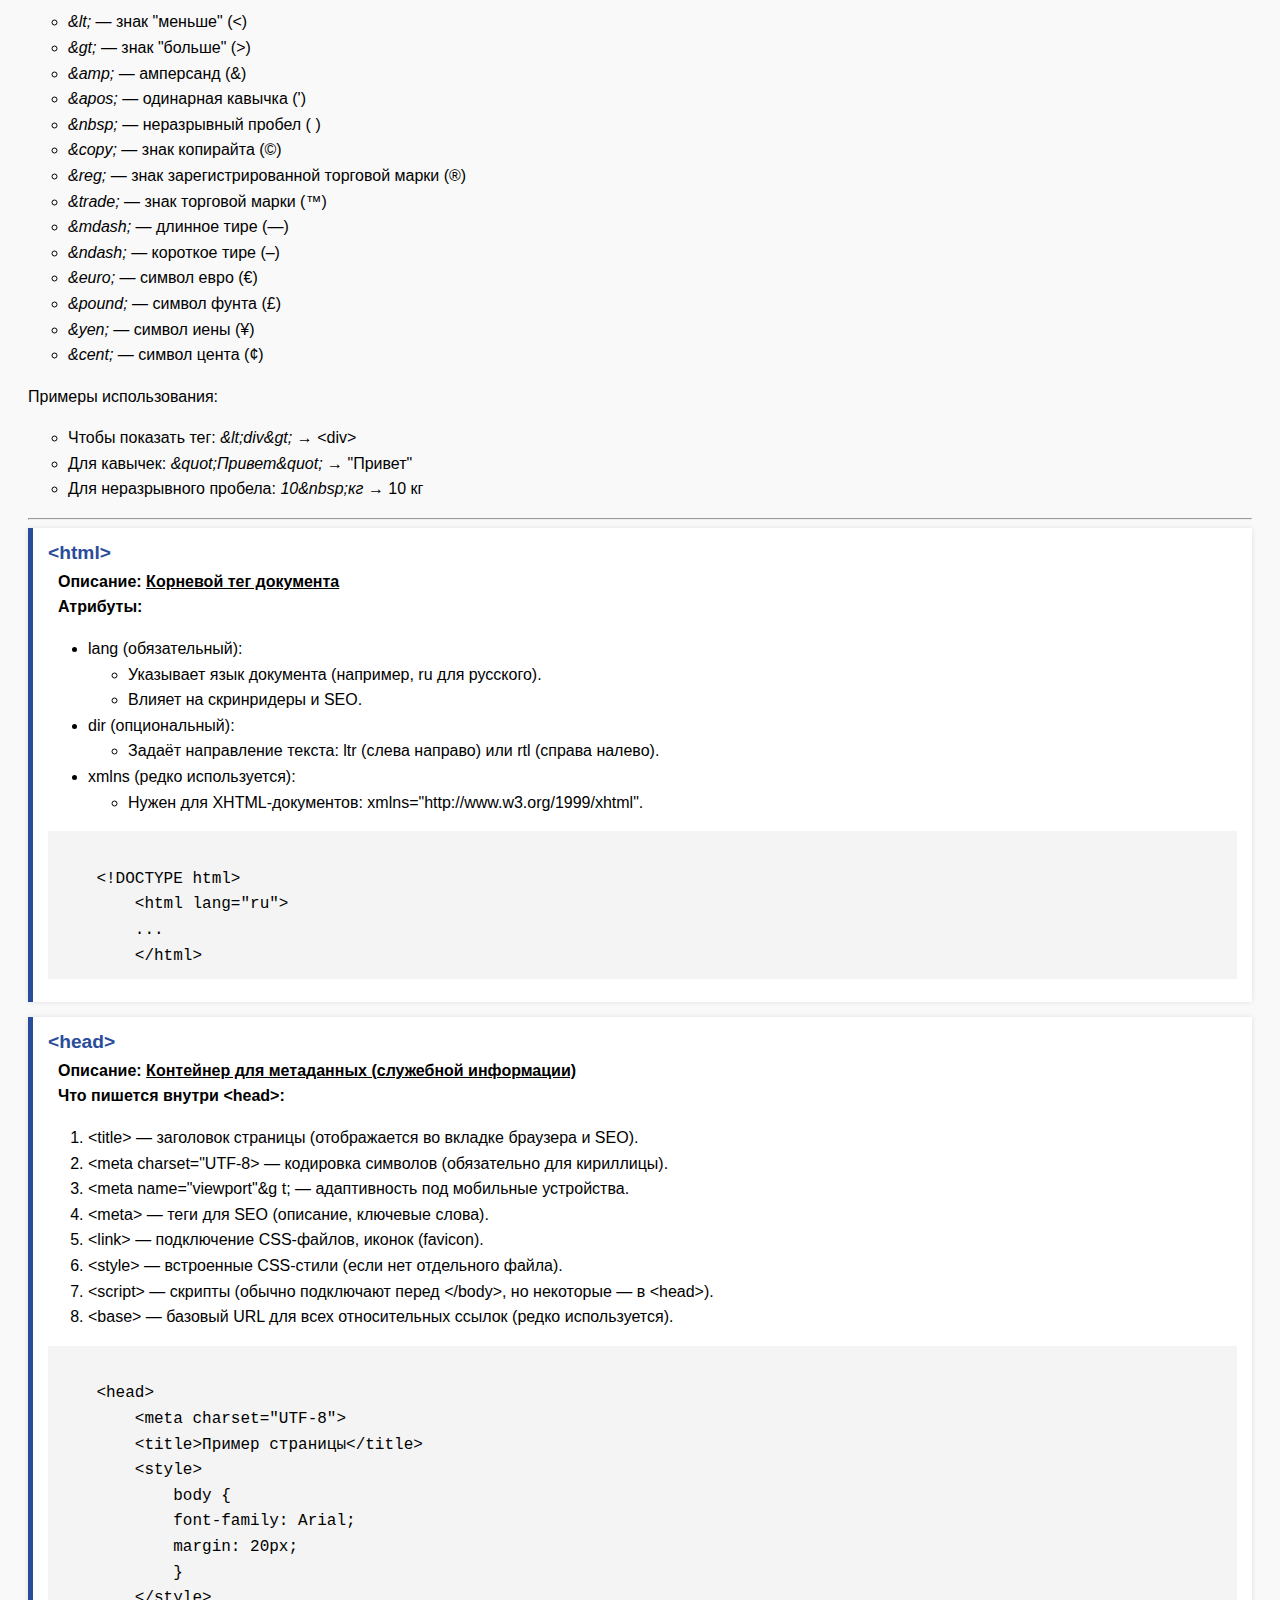
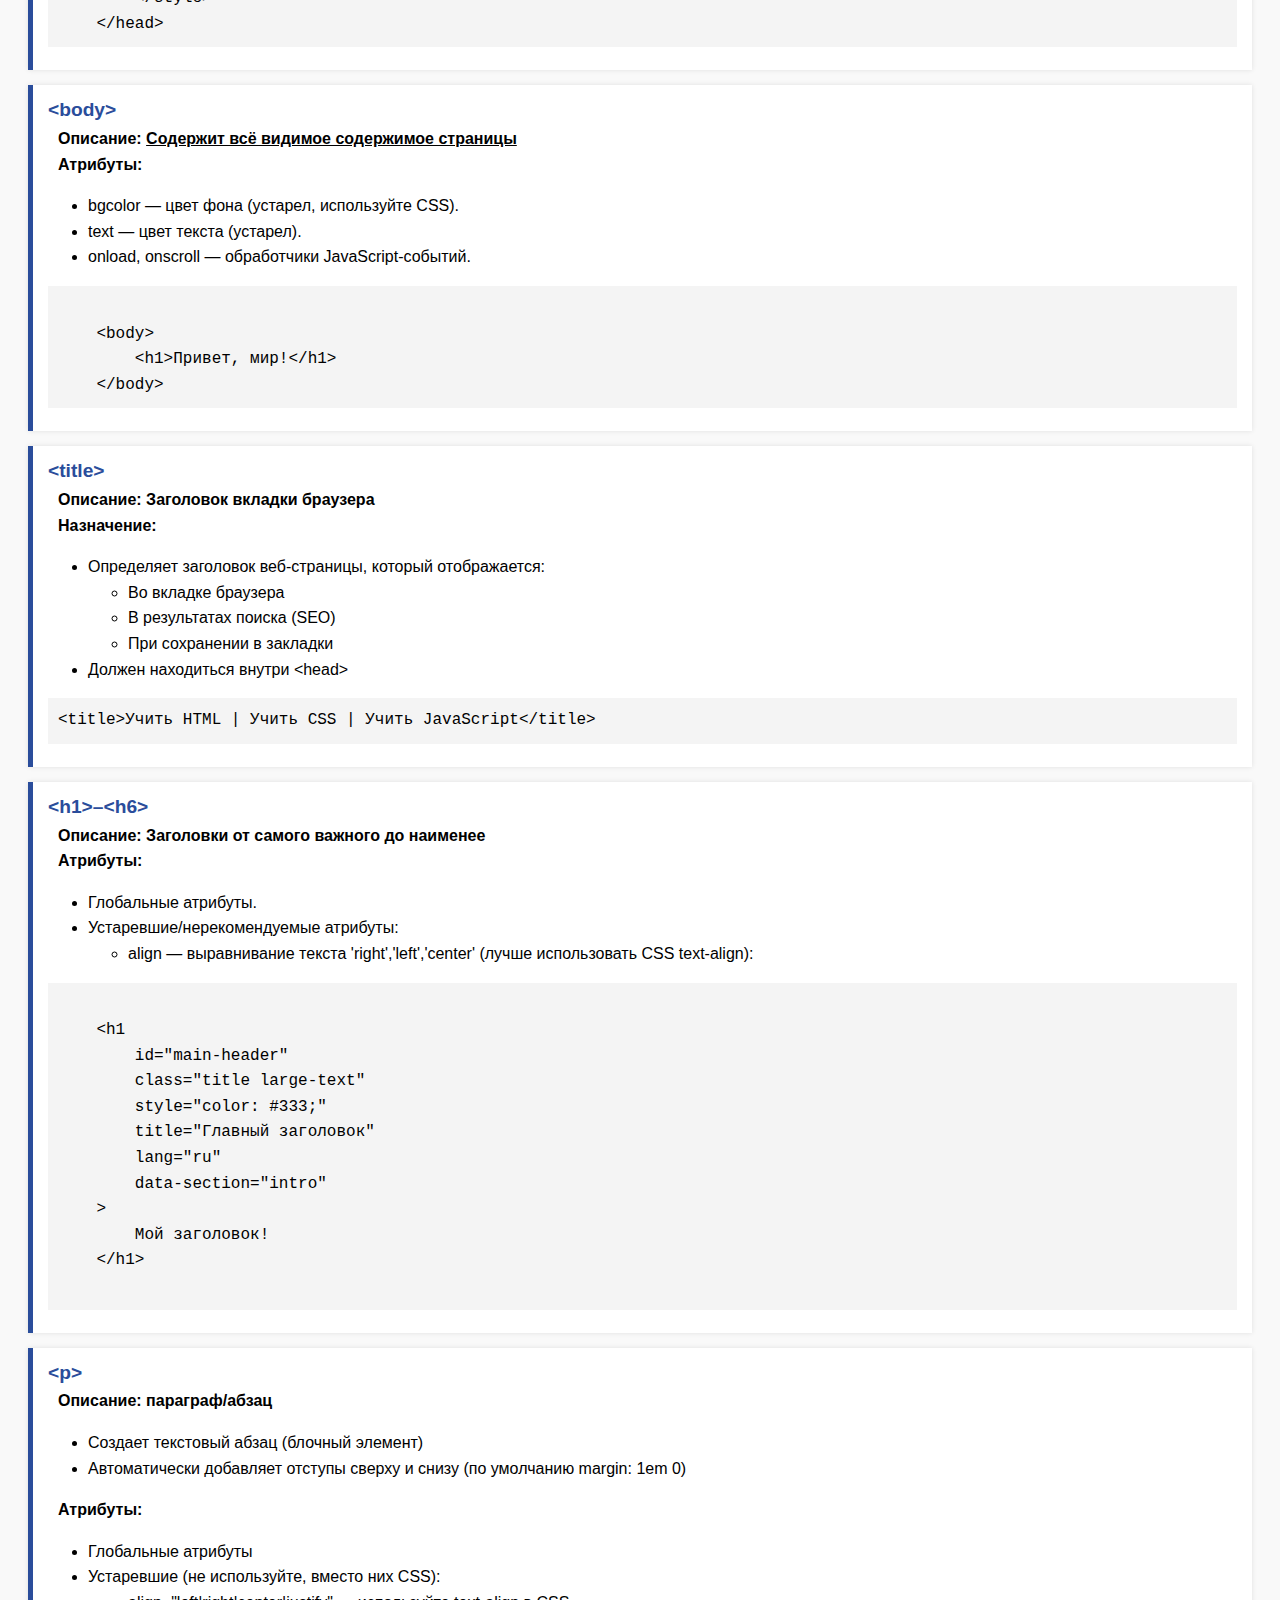
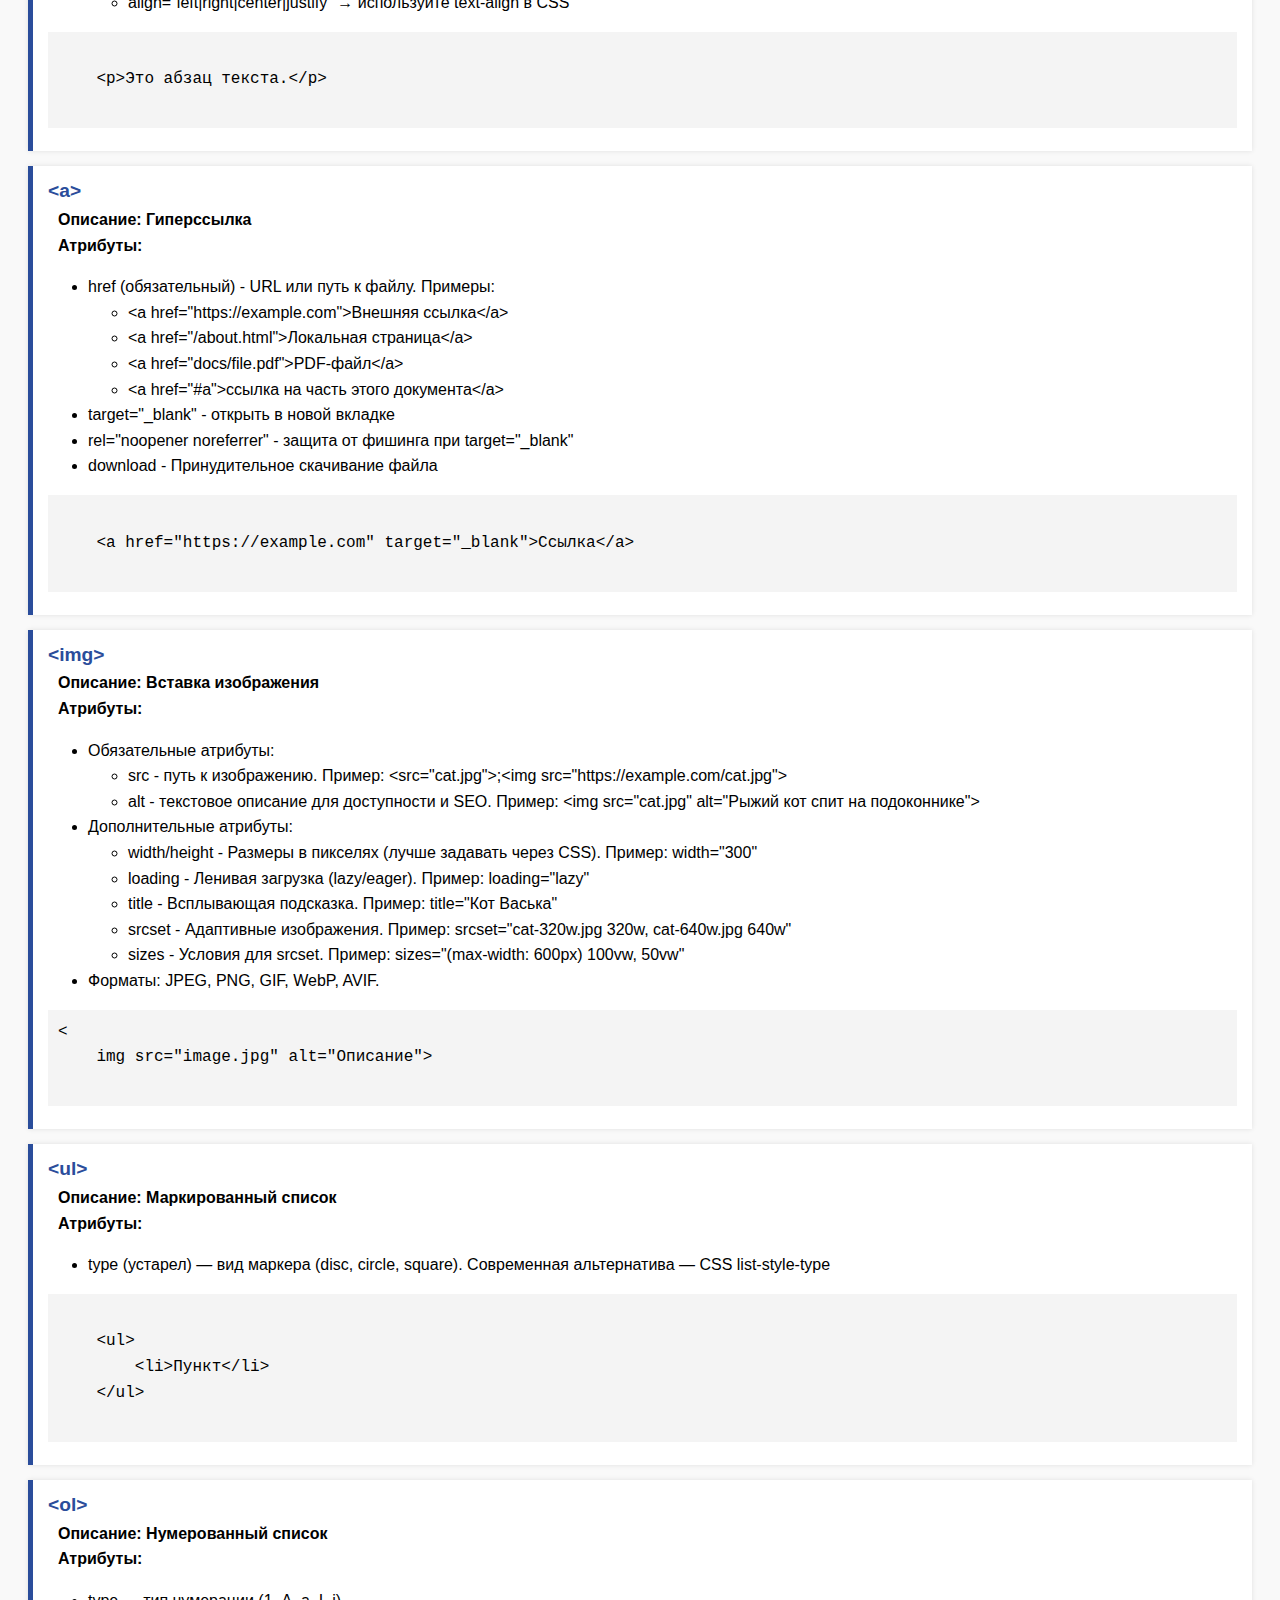
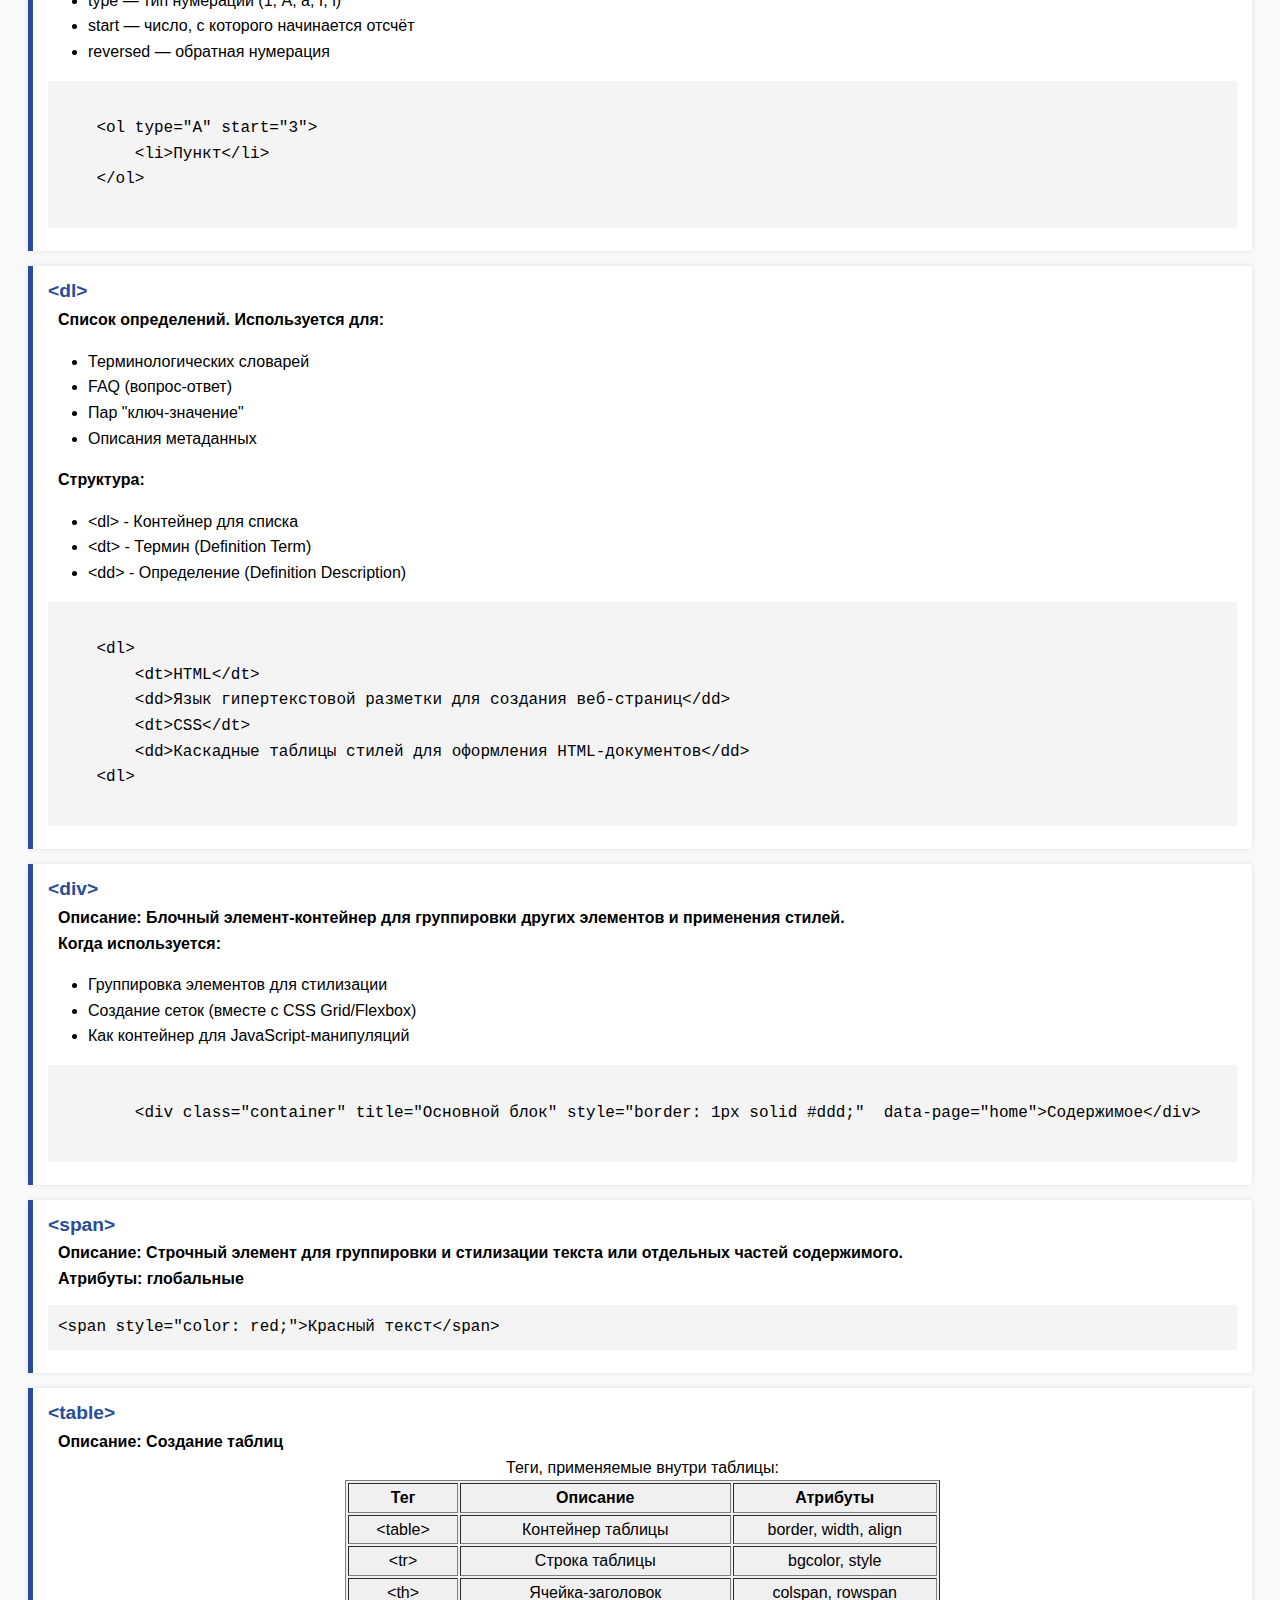
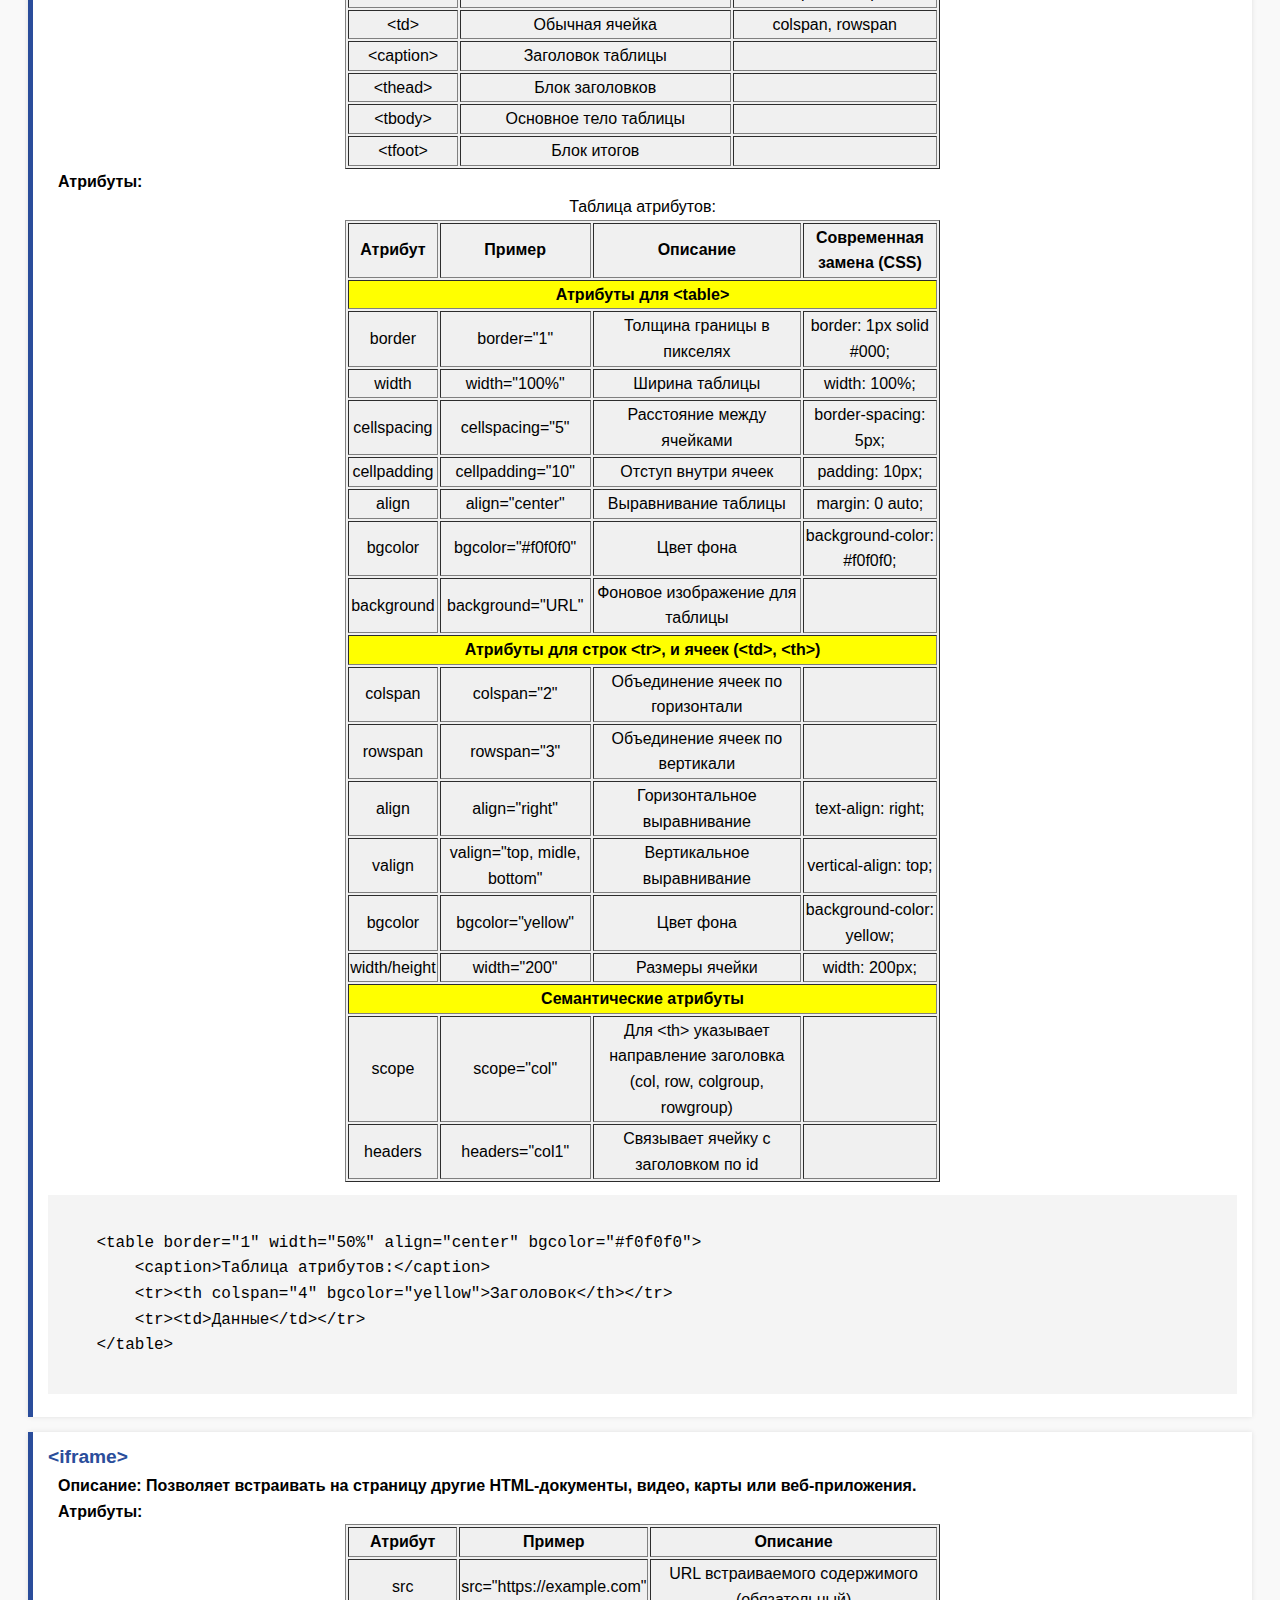
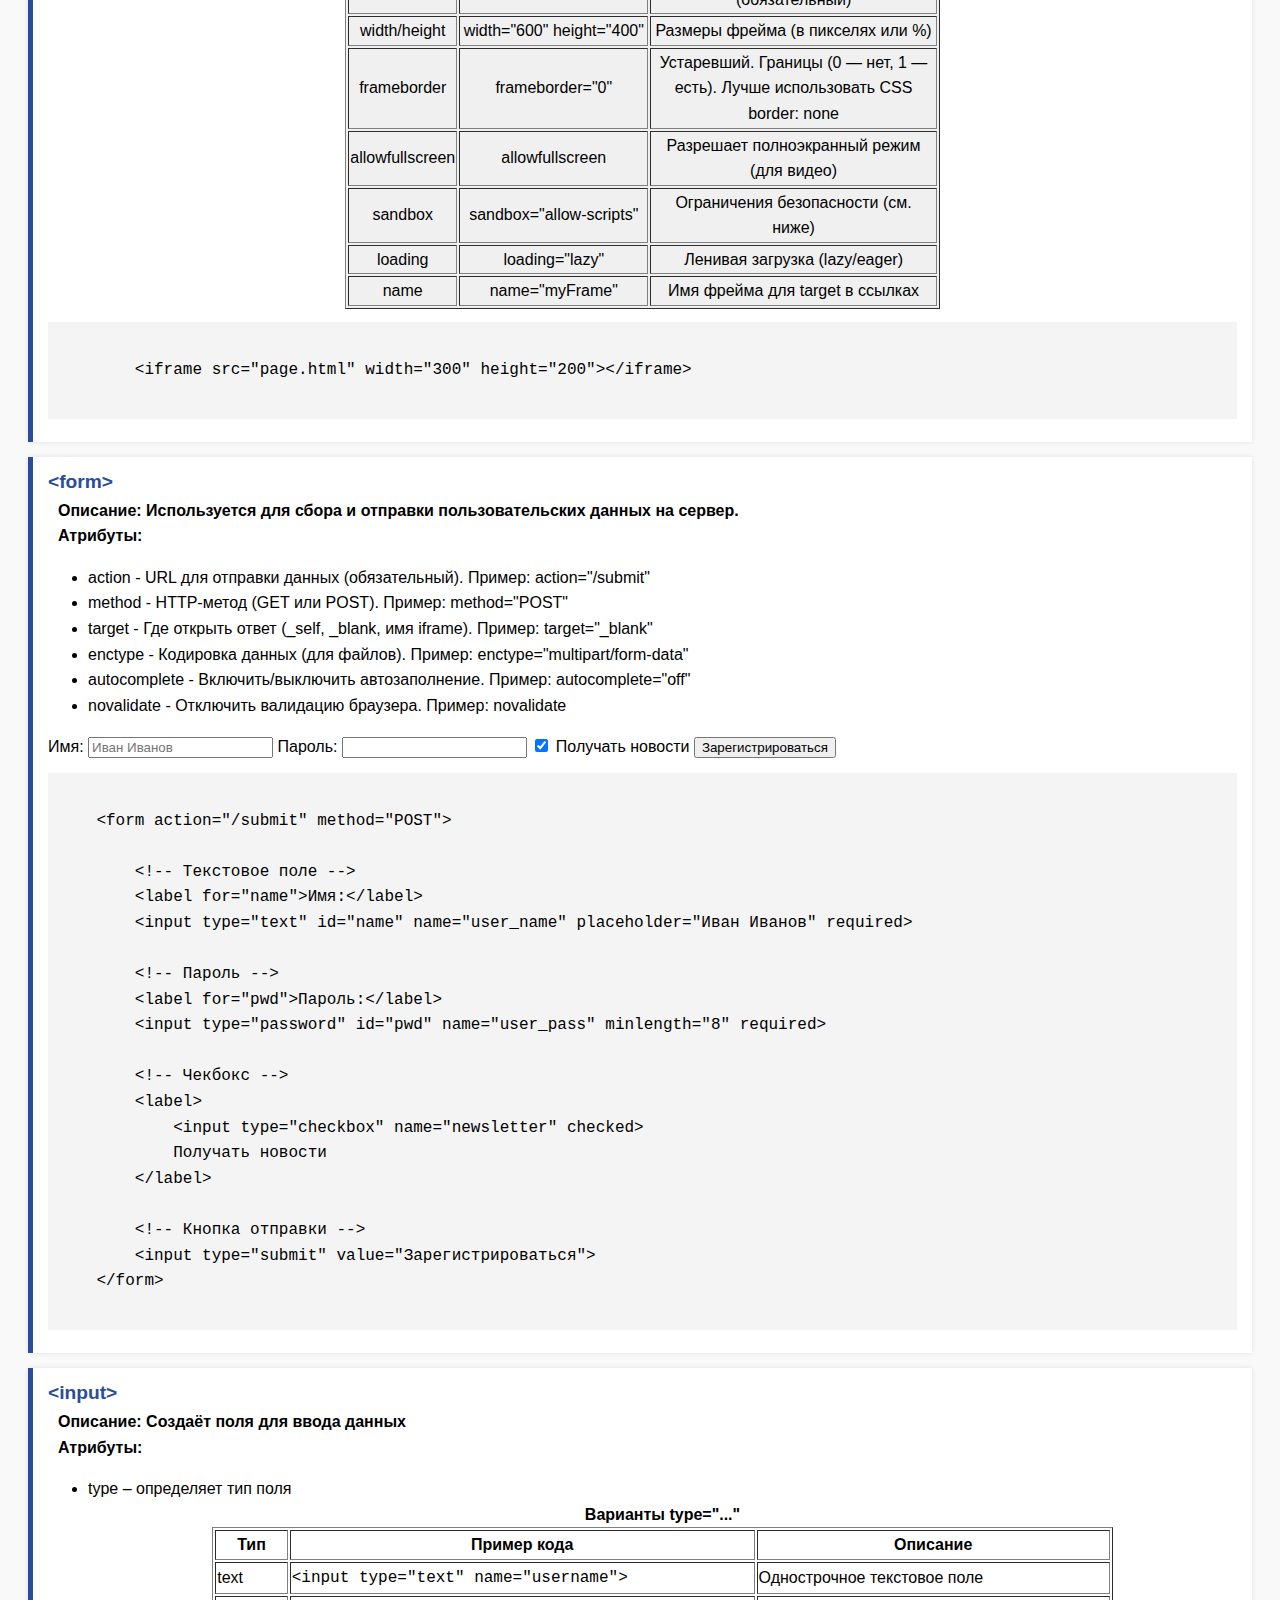
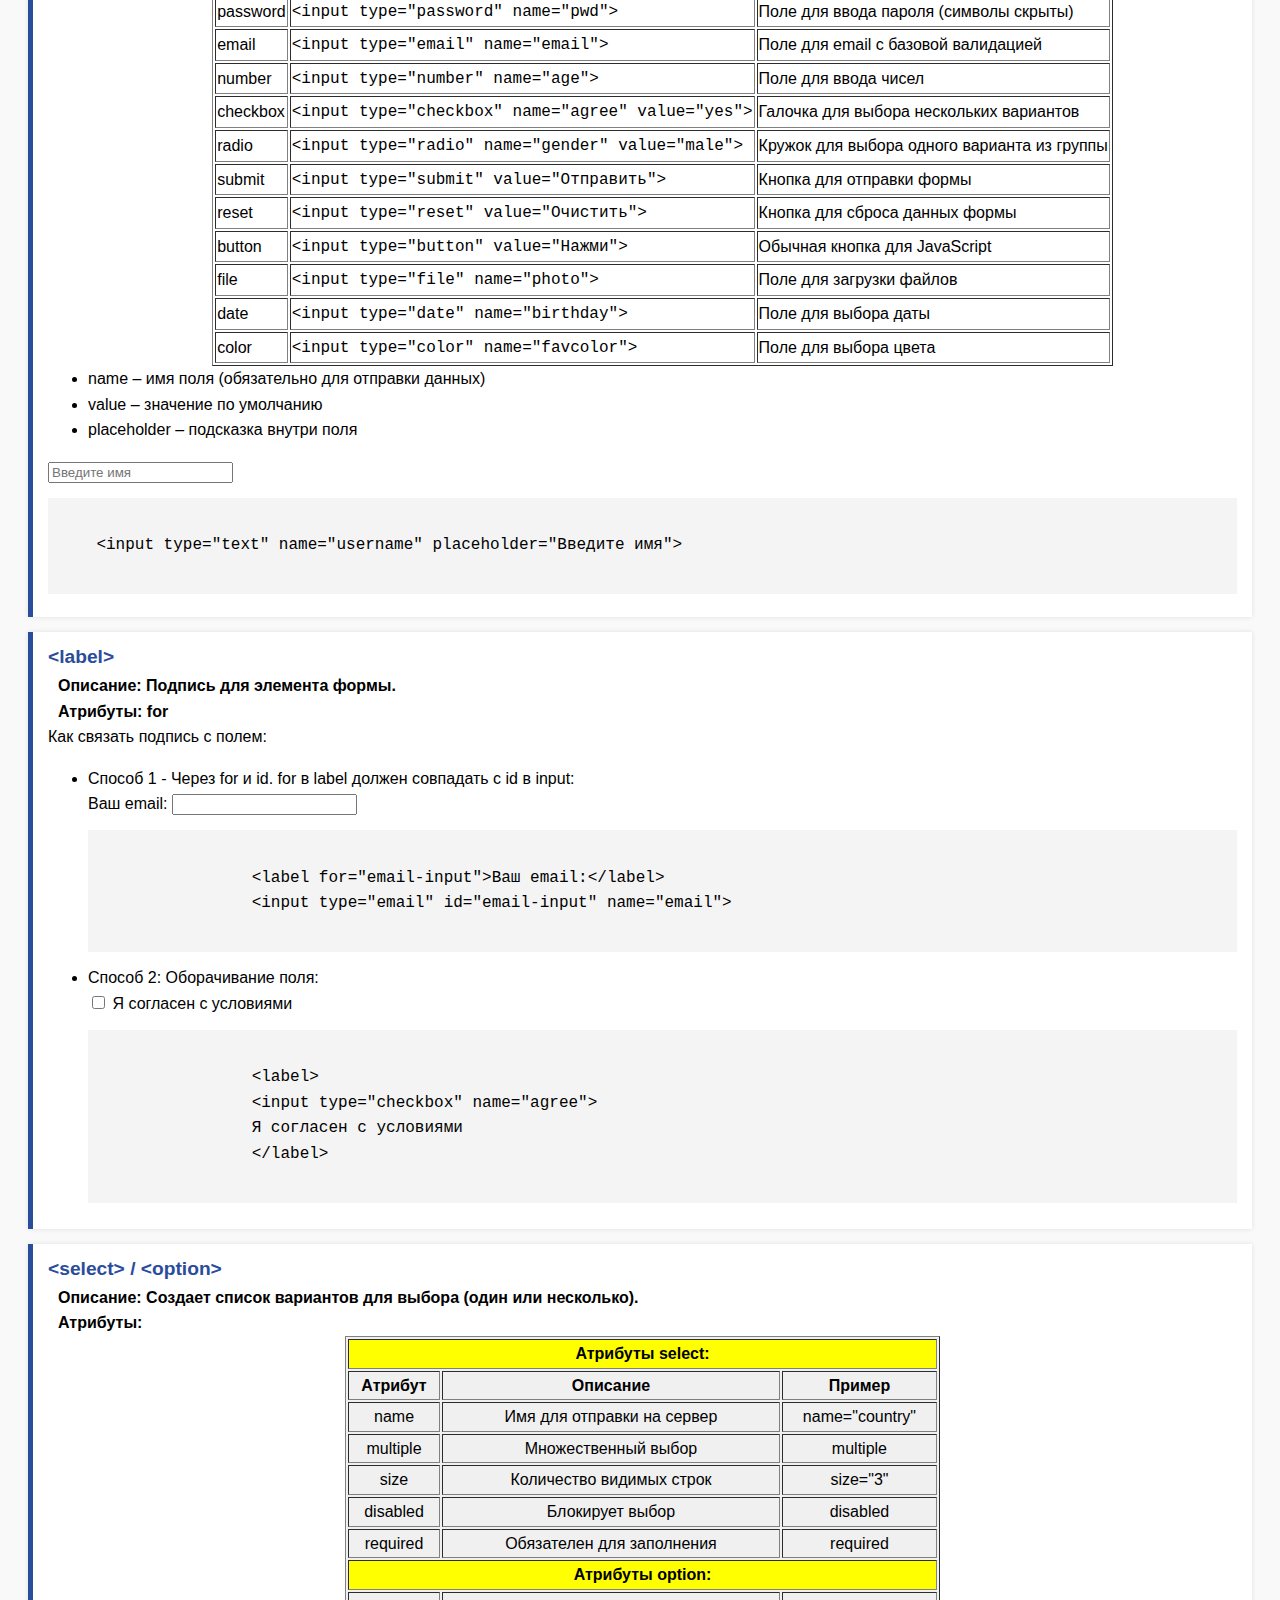
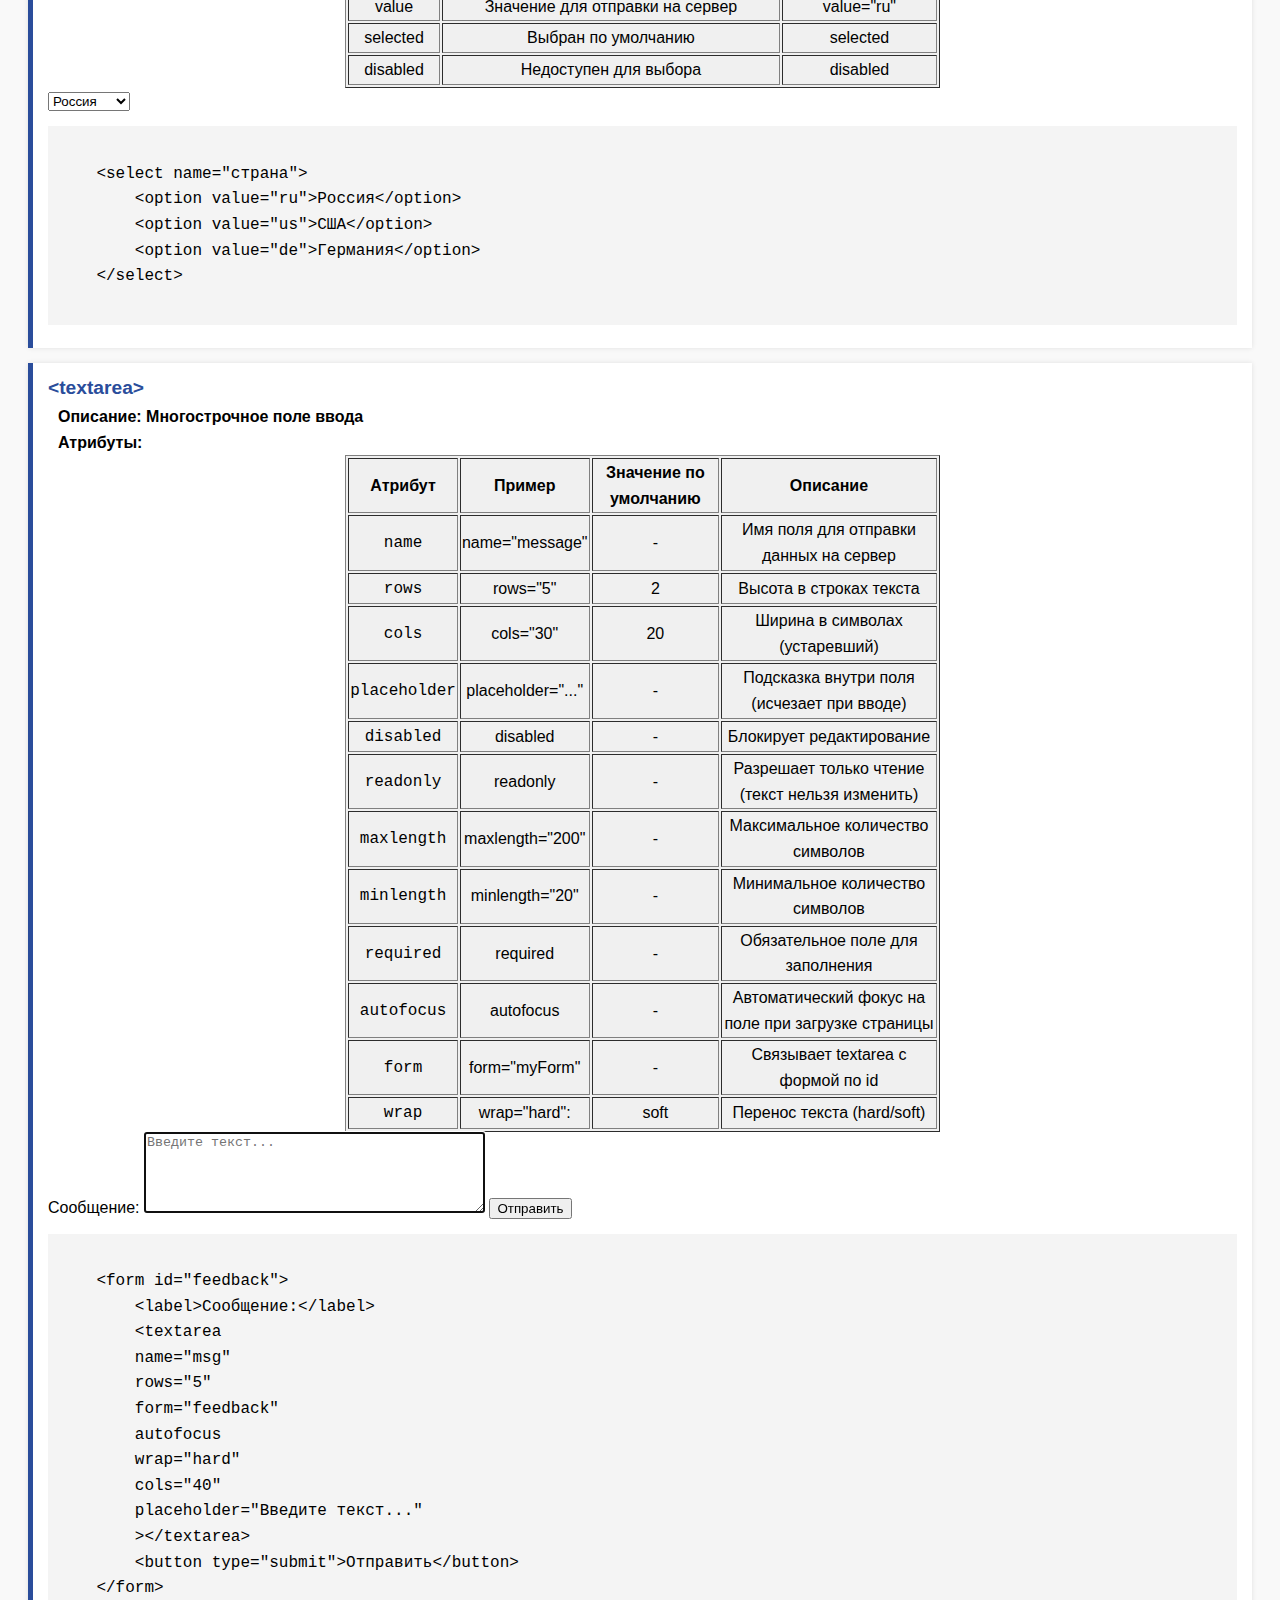
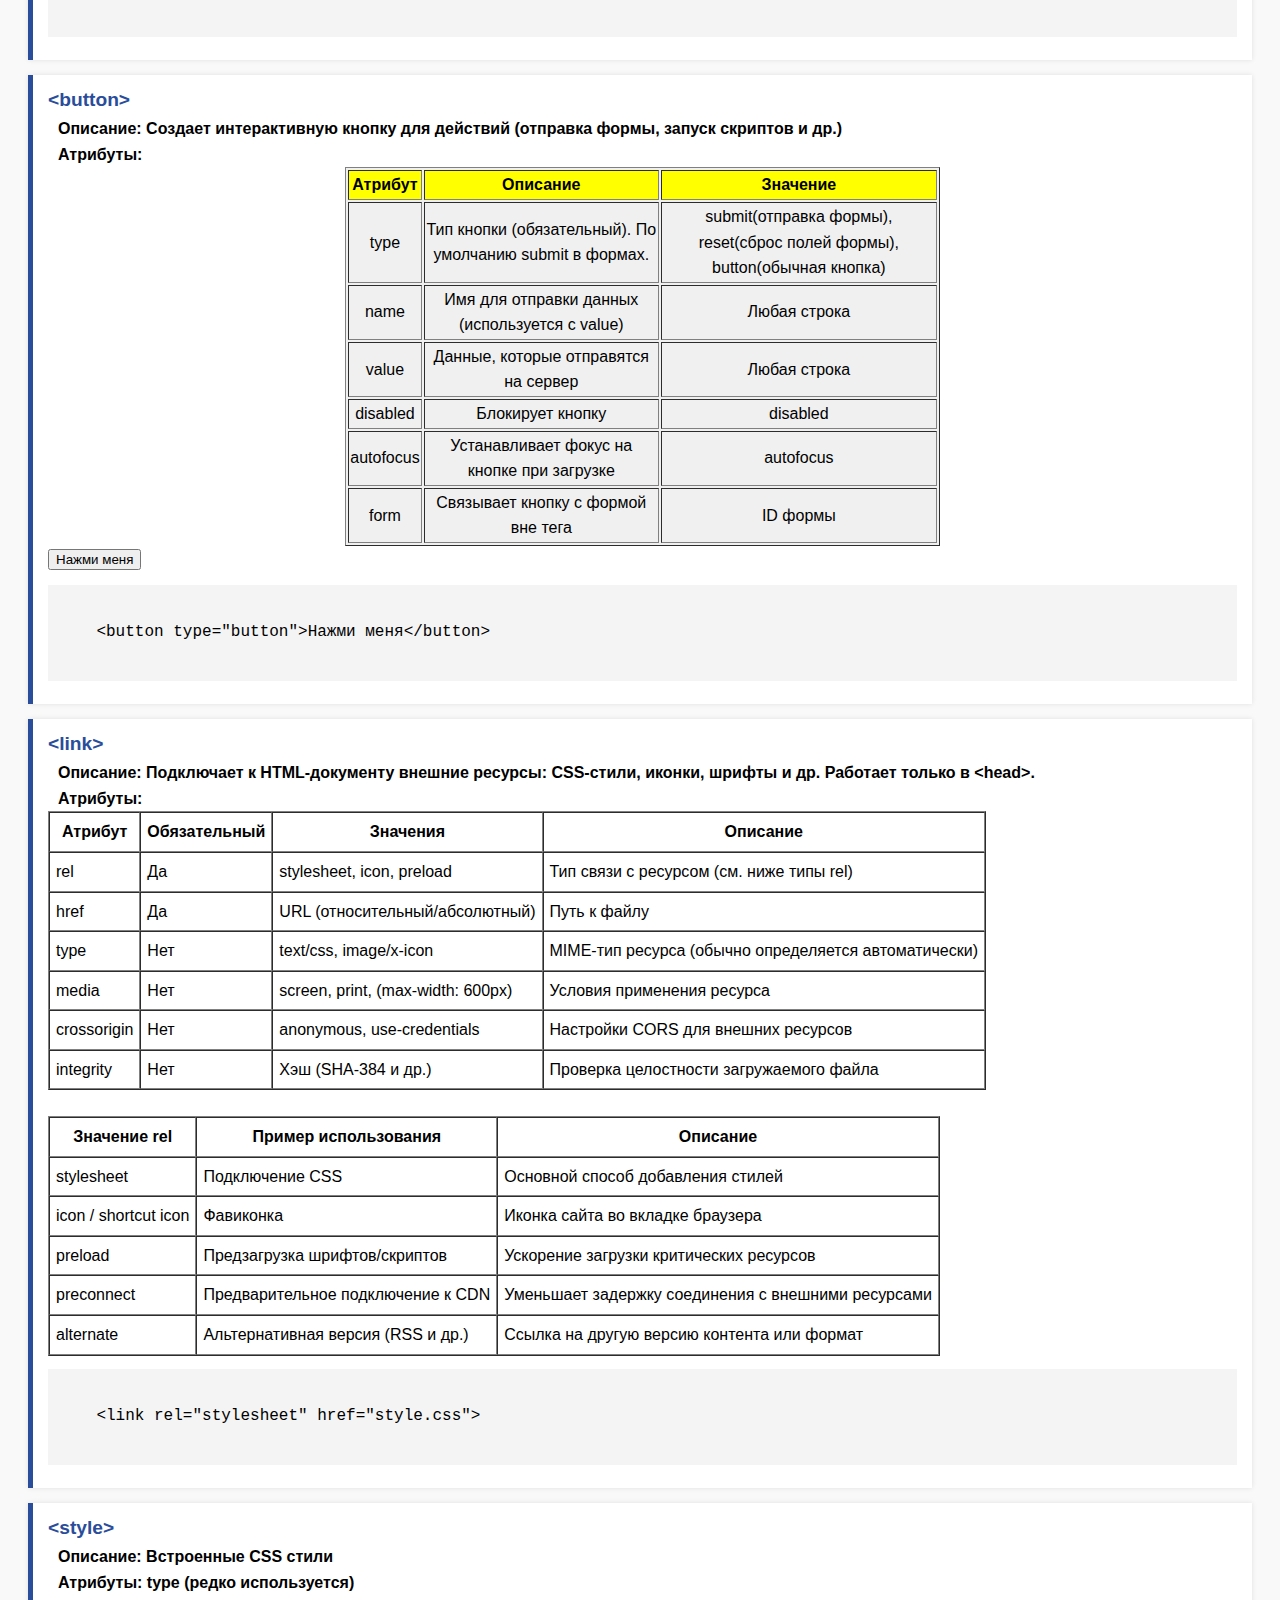
<file: HTML_Шпоргалка.html>
<!DOCTYPE html>
<html lang="ru">
<head>
    <meta charset="UTF-8">
    <title>HTML Справочник с Примерами</title>
    <style>
        body {
            font-family: Arial, sans-serif;
            padding: 20px;
            line-height: 1.6;
            background-color: #f9f9f9;
        }
        h1 {
            text-align: center;
            color: #2a4d9b;
        }
        .tag-block {
            background: #fff;
            border-left: 5px solid #2a4d9b;
            padding: 10px 15px;
            margin-bottom: 15px;
            box-shadow: 0 0 5px rgba(0,0,0,0.1);
        }
        .tag-name {
            font-weight: bold;
            font-size: 1.2em;
            color: #2a4d9b;
        }
        .tag-desc, .tag-attrs {
            font-weight: bold;
            margin-left: 10px;
        }
        pre {
            background-color: #f4f4f4;
            padding: 10px;
            overflow-x: auto;
        }
        code {
            font-family: Consolas, monospace;
        }
        html {
            scroll-behavior: smooth;
        }
    </style>
</head>

<body>
    <h1>HTML Справочник</h1>

    <p><b>Содержание:</b></p>
    <ul>
        <li><a href="#html">&lt;html&gt;</a></li>
        <li><a href="#head">&lt;head&gt;</a></li>
        <li><a href="#body">&lt;body&gt;</a></li>
        <li><a href="#title">&lt;title&gt;</a></li>
        <li><a href="#h">&lt;h&gt;</a> - заголовок</li>
        <li><a href="#p">&lt;p&gt;</a> - параграф/абзац</li>
        <li><a href="#a">&lt;a&gt;</a> - гиперссылка</li>
        <li><a href="#img">&lt;img&gt;</a> - вставка изображения</li>
        <li><a href="#ul">&lt;ul&gt;</a> - маркированный список</li>
        <li><a href="#ol">&lt;ol&gt;</a> - нумерованный список</li>
        <li><a href="#dl">&lt;dl&gt;</a> - список определений</li>
        <li><a href="#div">&lt;div&gt;</a> - универсальный контейнер</li>
        <li><a href="#span">&lt;span&gt;</a> - строчный контейнер</li>
        <li><a href="#table">&lt;table&gt;</a> - создание таблиц</li>
        <li><a href="#iframe">&lt;iframe&gt;</a> - встраивание внешнего контента</li>
        <li><a href="#form">&lt;form&gt;</a> - форма для ввода данных</li>
        <li><a href="#input">&lt;input&gt;</a> - создаёт поля для ввода данных</li>
        <li><a href="#label">&lt;label&gt;</a> - подпись для элемента формы.</li>
        <li><a href="#select">&lt;select&gt;</a> - выпадающий список</li>
        <li><a href="#textarea">&lt;textarea&gt;</a> - многострочное поле ввода</li>
        <li><a href="#button">&lt;button&gt;</a> - создает интерактивную кнопку</li>
        <li><a href="#link">&lt;link&gt;</a> - подключение внешних ресурсов</li>
        <li><a href="#style">&lt;style&gt;</a> - подключение внешних ресурсов</li>
    </ul>

    <p>Глобальные атрибуты (работают для абсолютно всех тегов):</p>
        <ul type="circle">
            <li><b>id</b> - Уникальный идентификатор элемента. Пример: id="header"</li>
            <li><b>class</b> - Классы для CSS/JavaScript (можно несколько через пробел). Пример: class="text red"</li>
            <li><b>style</b> - Встроенные CSS-стили (высший приоритет). Пример: style="color: blue;"</li>
            <li><b>title</b> - Всплывающая подсказка при наведении. Пример: title="Подсказка"</li>
            <li><b>lang</b> - Язык содержимого элемента. Пример: lang="ru"</li>
            <li><b>data-*</b> - Пользовательские атрибуты для JS (например, data-id, data-action). Пример: data-modal="login"</li>
            <li><b>hidden</b> - Скрывает элемент (аналог CSS display: none). (например, data-id, data-action). Пример: hidden</li>
            <li><b>tabindex</b> - Определяет порядок фокусировки при навигации клавишей Tab. Пример: tabindex="0"</li>
            <li><b>contenteditable</b> - Позволяет редактировать текст прямо на странице. Пример: contenteditable="true"</li>
            <li><b>draggable</b> - Разрешает перетаскивание элемента (для Drag&Drop API). Пример: draggable="true"</li>
            <li><b>accesskey</b> - Горячая клавиша для активации элемента (например, Alt + S). Пример: accesskey="S"</li>
        </ul>
    <hr>
    <p>Простые теги, которые не вошли в каталог:</p>
        <ul type="circle">
            <li><b>&lt;b&gt;</b> - <b>Жирный текст</b> (визуальное выделение)</li>
            <li><strong>&lt;strong&gt;</strong> - <strong>Важный текст</strong> (семантическое выделение)</li>
            <li><i>&lt;i&gt;</i> - <i>Курсив</i> (визуальное выделение)</li>
            <li><em>&lt;em&gt;</em> - <em>Акцент</em> (семантическое выделение)</li>
            <li><u>&lt;u&gt;</u> - <u>Подчёркивание</u></li>
            <li><s>&lt;s&gt;</s> - <s>Перечёркивание</s></li>
            <li><mark>&lt;mark&gt;</mark> - <mark>Выделение маркером</mark></li>
            <li><code>&lt;code&gt;</code> - <code>Моноширинный шрифт</code></li>
            <li><kbd>&lt;kbd&gt;</kbd> - <kbd>Клавиши</kbd></li>
            <li><sup>&lt;sup&gt;</sup> - Верхний<sup>регистр</sup></li>
            <li><sub>&lt;sub&gt;</sub> - Нижний<sub>регистр</sub></li>
            <li><time>&lt;time&gt; - дата/время <time datetime="2024-05-15">15 мая</time></li>
            <li>&lt;br&gt; - Перенос строки</li>
            <li>&lt;hr&gt; - Горизонтальная линия (align="left" width="50%" size=1)</li>
        </ul>
    <hr>
    <p>Основные экранированные символы HTML с расшифровкой:</p>
        <ul type="circle">
            <li><i>&amp;lt;</i> — знак "меньше" (&lt;)</li>
            <li><i>&amp;gt;</i> — знак "больше" (&gt;)</li>
            <li><i>&amp;amp;</i> — амперсанд (&)</li>
            <li><i>&amp;apos;</i> — одинарная кавычка (')</li>
            <li><i>&amp;nbsp;</i> — неразрывный пробел ( )</li>
            <li><i>&amp;copy;</i> — знак копирайта (©)</li>
            <li><i>&amp;reg;</i> — знак зарегистрированной торговой марки (®)</li>
            <li><i>&amp;trade;</i> — знак торговой марки (™)</li>
            <li><i>&amp;mdash;</i> — длинное тире (—)</li>
            <li><i>&amp;ndash;</i> — короткое тире (–)</li>
            <li><i>&amp;euro;</i> — символ евро (€)</li>
            <li><i>&amp;pound;</i> — символ фунта (£)</li>
            <li><i>&amp;yen;</i> — символ иены (¥)</li>
            <li><i>&amp;cent;</i> — символ цента (¢)</li>
        </ul>
    Примеры использования:
        <ul type="circle">
            <li>Чтобы показать тег: <i>&amp;lt;div&amp;gt;</i> → &lt;div&gt;</li>
            <li>Для кавычек: <i>&amp;quot;Привет&amp;quot;</i> → &quot;Привет&quot;</li>
            <li>Для неразрывного пробела: <i>10&amp;nbsp;кг</i> → 10&nbsp;кг</li>
        </ul>
    <hr>

    <!--<html>-->
    <div class="tag-block" id="html">
        <div class="tag-name">&lt;html&gt;</div>
        <div class="tag-desc">Описание: <u>Корневой тег документа</u></div>
        <div class="tag-attrs">Атрибуты:</div>
            <ul>
                <li>lang (обязательный):</li>
                    <ul>
                        <li>Указывает язык документа (например, ru для русского).</li>
                        <li>Влияет на скринридеры и SEO.</li>
                    </ul>
                <li>dir (опциональный):</li>
                    <ul>
                        <li>Задаёт направление текста: ltr (слева направо) или rtl (справа налево).</li>
                    </ul>
                <li>xmlns (редко используется):</li>
                    <ul>
                        <li>Нужен для XHTML-документов: xmlns="http://www.w3.org/1999/xhtml".</li>
                    </ul>
                </ul>
            </ul>
    <pre><code>
    &lt;!DOCTYPE html&gt;
        &lt;html lang="ru"&gt;
        ...
        &lt;/html&gt;</code></pre>
    </div>

    <!--<head>-->
    <div class="tag-block" id="head">
        <div class="tag-name">&lt;head&gt;</div>
        <div class="tag-desc">Описание: <u>Контейнер для метаданных (служебной информации)</u></div>
        <div class="tag-attrs">Что пишется внутри &lt;head&gt;:</div>
            <ol>
                <li>&lt;title&gt; — заголовок страницы (отображается во вкладке браузера и SEO).</li>
                <li>&lt;meta charset="UTF-8&gt; — кодировка символов (обязательно для кириллицы).</li>
                <li>&lt;meta name="viewport"&g  t; — адаптивность под мобильные устройства.</li>
                <li>&lt;meta&gt; — теги для SEO (описание, ключевые слова).</li>
                <li>&lt;link&gt; — подключение CSS-файлов, иконок (favicon).</li>
                <li>&lt;style&gt; — встроенные CSS-стили (если нет отдельного файла).</li>
                <li>&lt;script&gt; — скрипты (обычно подключают перед &lt;/body&gt;, но некоторые — в &lt;head&gt;).</li>
                <li>&lt;base&gt; — базовый URL для всех относительных ссылок (редко используется).</li>
            </ol>
    <pre><code>
    &lt;head&gt;
        &lt;meta charset=&quot;UTF-8&quot;&gt;
        &lt;title&gt;Пример страницы&lt;/title&gt;
        &lt;style&gt;
            body {
            font-family: Arial;
            margin: 20px;
            }
        &lt;/style&gt;
    &lt;/head&gt;</code></pre>
    </div>

    <!--<body>-->
    <div class="tag-block" id="body">
        <div class="tag-name">&lt;body&gt;</div>
        <div class="tag-desc">Описание: <u>Содержит всё видимое содержимое страницы</u></div>
        <div class="tag-attrs">Атрибуты:</div>
            <ul>
                <li>bgcolor — цвет фона (устарел, используйте CSS).</li>
                <li>text — цвет текста (устарел).</li>
                <li>onload, onscroll — обработчики JavaScript-событий.</li>
            </ul>
    <pre><code>
    &lt;body&gt;
        &lt;h1&gt;Привет, мир!&lt;/h1&gt;
    &lt;/body&gt;</code></pre>
    </div>

    <!--<title>-->
    <div class="tag-block" id="title">
        <div class="tag-name">&lt;title&gt;</div>
        <div class="tag-desc">Описание: Заголовок вкладки браузера</div>
        <div class="tag-attrs">Назначение:</div>
            <ul>
                <li>Определяет заголовок веб-страницы, который отображается:</li>
                    <ul>
                        <li>Во вкладке браузера</li>
                        <li>В результатах поиска (SEO)</li>
                        <li>При сохранении в закладки</li>
                    </ul>
                <li>Должен находиться внутри &lt;head&gt;</li>
            </ul>
        <pre><code>&lt;title&gt;Учить HTML | Учить CSS | Учить JavaScript&lt;/title&gt;</code></pre>
    </div>

    <!--h1-h6-->
    <div class="tag-block" id="h">
        <div class="tag-name">&lt;h1&gt;–&lt;h6&gt;</div>
        <div class="tag-desc">Описание: Заголовки от самого важного до наименее</div>
        <div class="tag-attrs">Атрибуты:</div>
            <ul>
                <li>Глобальные атрибуты.</li>
                <li>Устаревшие/нерекомендуемые атрибуты:</li>
                    <ul>
                        <li>align — выравнивание текста 'right','left','center' (лучше использовать CSS text-align):</li>
                    </ul>
            </ul>
    <pre><code>
    &lt;h1
        id="main-header"
        class="title large-text"
        style="color: #333;"
        title="Главный заголовок"
        lang="ru"
        data-section="intro"    
    &gt;
        Мой заголовок!
    &lt;/h1&gt;
    </code></pre>
    </div>

    <!--p-->
    <div class="tag-block" id="p">
        <div class="tag-name">&lt;p&gt;</div>
        <div class="tag-desc">Описание: параграф/абзац</div>
            <ul>
                <li>Создает текстовый абзац (блочный элемент)</li>
                <li>Автоматически добавляет отступы сверху и снизу (по умолчанию margin: 1em 0)</li>
            </ul>
        <div class="tag-attrs">Атрибуты:</div>
            <ul>
                <li>Глобальные атрибуты</li>
                <li>Устаревшие (не используйте, вместо них CSS):</li>
                    <ul>
                        <li>align="left|right|center|justify" → используйте text-align в CSS</li>
                    </ul>
            </ul>
    <pre><code>
    &lt;p&gt;Это абзац текста.&lt;/p&gt;
    </code></pre>
    </div>

    <!--a-->
    <div class="tag-block" id="a">
        <div class="tag-name">&lt;a&gt;</div>
        <div class="tag-desc">Описание: Гиперссылка</div>
        <div class="tag-attrs">Атрибуты:</div>
            <ul>
                <li>href (обязательный) - URL или путь к файлу. Примеры:</li>
                    <ul>
                        <li>&lt;a href="https://example.com"&gt;Внешняя ссылка&lt;/a&gt;</li>
                        <li>&lt;a href="/about.html"&gt;Локальная страница&lt;/a&gt;</li>
                        <li>&lt;a href="docs/file.pdf"&gt;PDF-файл&lt;/a&gt;</li>
                        <li>&lt;a href="#a"&gt;ссылка на часть этого документа&lt;/a&gt;</li>
                    </ul>
                <li>target="_blank" - открыть в новой вкладке</li>
                <li>rel="noopener noreferrer" - защита от фишинга при target="_blank"</li>
                <li>download - Принудительное скачивание файла</li>
            </ul>
    <pre><code>
    &lt;a href="https://example.com" target="_blank"&gt;Ссылка&lt;/a&gt;
    </code></pre>
    </div>

    <!--img-->
    <div class="tag-block" id="img">
        <div class="tag-name">&lt;img&gt;</div>
        <div class="tag-desc">Описание: Вставка изображения</div>
        <div class="tag-attrs">Атрибуты:</div>
            <ul>
                <li>Обязательные атрибуты:</li>
                    <ul>
                        <li>src - путь к изображению. Пример: &lt;src="cat.jpg"&gt;;&lt;img src="https://example.com/cat.jpg"&gt;</li>
                        <li>alt - текстовое описание для доступности и SEO. Пример: &lt;img src="cat.jpg" alt="Рыжий кот спит на подоконнике"&gt;</li>
                    </ul>
                <li>Дополнительные атрибуты:</li>
                    <ul>
                        <li>width/height - Размеры в пикселях (лучше задавать через CSS). Пример: width="300"</li>
                        <li>loading - Ленивая загрузка (lazy/eager). Пример: loading="lazy"</li>
                        <li>title - Всплывающая подсказка. Пример: title="Кот Васька"</li>
                        <li>srcset - Адаптивные изображения. Пример: srcset="cat-320w.jpg 320w, cat-640w.jpg 640w"</li>
                        <li>sizes - Условия для srcset. Пример: sizes="(max-width: 600px) 100vw, 50vw"</li>
                    </ul>
                <li>Форматы: JPEG, PNG, GIF, WebP, AVIF.</li>
            </ul>
    <pre><code>&lt;
    img src="image.jpg" alt="Описание"&gt;
    </code></pre>
    </div>

    <!--ul-->
    <div class="tag-block" id="ul">
        <div class="tag-name">&lt;ul&gt;</div>
        <div class="tag-desc">Описание: Маркированный список</div>
        <div class="tag-attrs">Атрибуты:</div>
            <ul>
                <li>type (устарел) — вид маркера (disc, circle, square). Современная альтернатива — CSS list-style-type</li>
            </ul>
    <pre><code>
    &lt;ul&gt;
        &lt;li&gt;Пункт&lt;/li&gt;
    &lt;/ul&gt;
    </code></pre>
    </div>

    <!--ol-->
    <div class="tag-block" id="ol">
        <div class="tag-name">&lt;ol&gt;</div>
        <div class="tag-desc">Описание: Нумерованный список</div>
        <div class="tag-attrs">Атрибуты:</div>
            <ul>
                <li>type — тип нумерации (1, A, a, I, i)</li>
                <li>start — число, с которого начинается отсчёт</li>
                <li>reversed — обратная нумерация</li>
            </ul>
    <pre><code>
    &lt;ol type="A" start="3"&gt;
        &lt;li&gt;Пункт&lt;/li&gt;
    &lt;/ol&gt;
    </code></pre>
    </div>

    <!--dl-->
    <div class="tag-block" id="dl">
        <div class="tag-name">&lt;dl&gt;</div>
        <div class="tag-desc">Список определений. Используется для:</div>
            <ul>
                <li>Терминологических словарей</li>
                <li>FAQ (вопрос-ответ)</li>
                <li>Пар "ключ-значение"</li>
                <li>Описания метаданных</li>
            </ul>
        <div class="tag-attrs">Структура:</div>
            <ul>
                <li>&lt;dl&gt; - Контейнер для списка</li>
                <li>&lt;dt&gt; - Термин (Definition Term)</li>
                <li>&lt;dd&gt; - Определение (Definition Description)</li>
            </ul>
    <pre><code>
    &lt;dl&gt;
        &lt;dt&gt;HTML&lt;/dt&gt;
        &lt;dd&gt;Язык гипертекстовой разметки для создания веб-страниц&lt;/dd&gt;
        &lt;dt&gt;CSS&lt;/dt&gt;
        &lt;dd&gt;Каскадные таблицы стилей для оформления HTML-документов&lt;/dd&gt;
    &lt;dl&gt;
    </code></pre>
    </div>

    <!--div-->
    <div class="tag-block" id="div">
        <div class="tag-name">&lt;div&gt;</div>
        <div class="tag-desc">Описание: Блочный элемент-контейнер для группировки других элементов и применения стилей.</div>
        <div class="tag-attrs">Когда используется:</div>
            <ul>
                <li>Группировка элементов для стилизации</li>
                <li>Создание сеток (вместе с CSS Grid/Flexbox)</li>
                <li>Как контейнер для JavaScript-манипуляций</li>
            </ul>
    <pre><code>
        &lt;div class="container" title="Основной блок" style="border: 1px solid #ddd;"  data-page="home"&gt;Содержимое&lt;/div&gt;
    </code></pre>
    </div>

    <!--span-->
    <div class="tag-block" id="span">
        <div class="tag-name">&lt;span&gt;</div>
        <div class="tag-desc">Описание: Строчный элемент для группировки и стилизации текста или отдельных частей содержимого.</div>
        <div class="tag-attrs">Атрибуты: глобальные</div>
        <pre><code>&lt;span style="color: red;"&gt;Красный текст&lt;/span&gt;</code></pre>
    </div>

    <!--table-->
    <div class="tag-block" id="table">
        <div class="tag-name">&lt;table&gt;</div>
        <div class="tag-desc">Описание: Создание таблиц</div>
            <table border="1" width="50%" align="center" bgcolor="#f0f0f0">
                <caption>Теги, применяемые внутри таблицы:</caption>
                <tr><th>Тег</th><th>Описание</th><th>Атрибуты</th></tr>
                <tr align="center"><td>&lt;table&gt;</td><td>Контейнер таблицы</td><td>border, width, align</td></tr>
                <tr align="center"><td>&lt;tr&gt;</td><td>Строка таблицы</td><td>bgcolor, style</td></tr>
                <tr align="center"><td>&lt;th&gt;</td><td>Ячейка-заголовок</td><td>colspan, rowspan</td></tr>
                <tr align="center"><td>&lt;td&gt;</td><td>Обычная ячейка</td><td>colspan, rowspan</td></tr>
                <tr align="center"><td>&lt;caption&gt;</td><td>Заголовок таблицы</td><td></td></tr>
                <tr align="center"><td>&lt;thead&gt;</td><td>Блок заголовков</td><td></td></tr>
                <tr align="center"><td>&lt;tbody&gt;</td><td>Основное тело таблицы</td><td></td></tr>
                <tr align="center"><td>&lt;tfoot&gt;</td><td>Блок итогов</td><td></td></tr>
            </table>
        <div class="tag-attrs">Атрибуты:</div>
            <table border="1" width="50%" align="center" bgcolor="#f0f0f0">
                <caption>Таблица атрибутов:</caption>
                <tr><th>Атрибут</th><th>Пример</th><th>Описание</th><th>Современная замена (CSS)</th></tr>
                <tr><th colspan="4" bgcolor="yellow">Атрибуты для &lt;table&gt;</th></tr>
                <tr align="center"><td>border</td><td>border="1"</td><td>Толщина границы в пикселях</td><td>border: 1px solid #000;</td></tr>
                <tr align="center"><td>width</td><td>width="100%"</td><td>Ширина таблицы</td><td>width: 100%;</td></tr>
                <tr align="center"><td>cellspacing</td><td>cellspacing="5"</td><td>Расстояние между ячейками</td><td>border-spacing: 5px;</td></tr>
                <tr align="center"><td>cellpadding</td><td>cellpadding="10"</td><td>Отступ внутри ячеек</td><td>padding: 10px;</td></tr>
                <tr align="center"><td>align</td><td>align="center"</td><td>Выравнивание таблицы</td><td>margin: 0 auto;</td></tr>
                <tr align="center"><td>bgcolor</td><td>bgcolor="#f0f0f0"</td><td>Цвет фона</td><td>background-color: #f0f0f0;</td></tr>
                <tr align="center"><td>background</td><td>background="URL"</td><td>Фоновое изображение для таблицы</td><td></td></tr>
                <tr><th colspan="4" bgcolor="yellow">Атрибуты для строк &lt;tr&gt;, и ячеек (&lt;td&gt;, &lt;th&gt;)</th></tr>
                <tr align="center"><td>colspan</td><td>colspan="2"</td><td>Объединение ячеек по горизонтали</td><td></td></tr>
                <tr align="center"><td>rowspan</td><td>rowspan="3"</td><td>Объединение ячеек по вертикали</td><td></td></tr>
                <tr align="center"><td>align</td><td>align="right"</td><td>Горизонтальное выравнивание</td><td>text-align: right;</td></tr>
                <tr align="center"><td>valign</td><td>valign="top, midle, bottom"</td><td>Вертикальное выравнивание</td><td>vertical-align: top;</td></tr>
                <tr align="center"><td>bgcolor</td><td>bgcolor="yellow"</td><td>Цвет фона</td><td>background-color: yellow;</td></tr>
                <tr align="center"><td>width/height</td><td>width="200"</td><td>Размеры ячейки</td><td>	width: 200px;</td></tr>
                <tr><th colspan="4" bgcolor="yellow">Семантические атрибуты</th></tr>
                <tr align="center"><td>scope</td><td>scope="col"</td><td>Для &lt;th&gt; указывает направление заголовка (col, row, colgroup, rowgroup)</td><td></td></tr>
                <tr align="center"><td>headers</td><td>headers="col1"</td><td>Связывает ячейку с заголовком по id</td><td></td></tr>
            </table>
    <pre><code>
    &lt;table border="1" width="50%" align="center" bgcolor="#f0f0f0"&gt;
        &lt;caption&gt;Таблица атрибутов:&lt;/caption&gt;
        &lt;tr&gt;&lt;th colspan="4" bgcolor="yellow"&gt;Заголовок&lt;/th&gt;&lt;/tr&gt;
        &lt;tr&gt;&lt;td&gt;Данные&lt;/td&gt;&lt;/tr&gt;
    &lt;/table&gt;
    </code></pre>
    </div>

    <!--iframe-->
    <div class="tag-block" id="iframe">
        <div class="tag-name">&lt;iframe&gt;</div>
        <div class="tag-desc">Описание: Позволяет встраивать на страницу другие HTML-документы, видео, карты или веб-приложения.</div>
        <div class="tag-attrs">Атрибуты:</div>
            <table border="1" width="50%" align="center" bgcolor="#f0f0f0">
                <tr align="center"><th>Атрибут</th><th>Пример</th><th>Описание</th></tr>
                <tr align="center"><td>src</td><td>src="https://example.com"</td><td>URL встраиваемого содержимого (обязательный)</td></tr>
                <tr align="center"><td>width/height</td><td>width="600" height="400"</td><td>Размеры фрейма (в пикселях или %)</td></tr>
                <tr align="center"><td>frameborder</td><td>frameborder="0"</td><td>Устаревший. Границы (0 — нет, 1 — есть). Лучше использовать CSS border: none</td></tr>
                <tr align="center"><td>allowfullscreen</td><td>allowfullscreen</td><td>Разрешает полноэкранный режим (для видео)</td></tr>
                <tr align="center"><td>sandbox</td><td>sandbox="allow-scripts"</td><td>Ограничения безопасности (см. ниже)</td></tr>
                <tr align="center"><td>loading</td><td>loading="lazy"</td><td>Ленивая загрузка (lazy/eager)</td></tr>
                <tr align="center"><td>name</td><td>name="myFrame"</td><td>Имя фрейма для target в ссылках</td></tr>
            </table>
    <pre><code>
        &lt;iframe src="page.html" width="300" height="200"&gt;&lt;/iframe&gt;
    </code></pre>
    </div>

    <!--form-->
    <div class="tag-block" id="form">
        <div class="tag-name">&lt;form&gt;</div>
        <div class="tag-desc">Описание: Используется для сбора и отправки пользовательских данных на сервер.</div>
        <div class="tag-attrs">Атрибуты:</div>
            <ul>
                <li>action - URL для отправки данных (обязательный). Пример: action="/submit"</li>
                <li>method - HTTP-метод (GET или POST). Пример: method="POST"</li>
                <li>target - Где открыть ответ (_self, _blank, имя iframe). Пример: target="_blank"</li>
                <li>enctype	- Кодировка данных (для файлов). Пример: enctype="multipart/form-data"</li>
                <li>autocomplete - Включить/выключить автозаполнение. Пример: autocomplete="off"</li>
                <li>novalidate - Отключить валидацию браузера. Пример: novalidate</li>
            </ul>
        
        <div>
            <form action="/submit" method="POST">
              <!-- Текстовое поле -->
            <label for="name">Имя:</label>
            <input type="text" id="name" name="user_name" placeholder="Иван Иванов" required>
            <!-- Пароль -->
            <label for="pwd">Пароль:</label>
            <input type="password" id="pwd" name="user_pass" minlength="8" required>
            <!-- Чекбокс -->
            <label>
                <input type="checkbox" name="newsletter" checked>
                Получать новости
            </label>
            <!-- Кнопка отправки -->
            <input type="submit" value="Зарегистрироваться">
            </form>
        </div>

    <pre><code>
    &lt;form action="/submit" method="POST"&gt;
       
        &lt;!-- Текстовое поле --&gt;
        &lt;label for="name"&gt;Имя:&lt;/label&gt;
        &lt;input type="text" id="name" name="user_name" placeholder="Иван Иванов" required&gt;
        
        &lt;!-- Пароль --&gt;
        &lt;label for="pwd"&gt;Пароль:&lt;/label&gt;
        &lt;input type="password" id="pwd" name="user_pass" minlength="8" required&gt;
        
        &lt;!-- Чекбокс --&gt;
        &lt;label&gt;
            &lt;input type="checkbox" name="newsletter" checked&gt;
            Получать новости
        &lt;/label&gt;
       
        &lt;!-- Кнопка отправки --&gt;
        &lt;input type="submit" value="Зарегистрироваться"&gt;
    &lt;/form&gt;
    </code></pre>
    </div>

    <!--input-->
    <div class="tag-block" id="input">
        <div class="tag-name">&lt;input&gt;</div>
        <div class="tag-desc">Описание: Создаёт поля для ввода данных</div>
        <div class="tag-attrs">Атрибуты:</div>
            <ul>
                <li>type – определяет тип поля</li>
                    <table border="1" align="center">
                    <thead>
                        <caption><b>Варианты type="..."</b></caption>
                        <tr><th>Тип</th><th>Пример кода</th><th>Описание</th></tr>
                    </thead>
                    <tbody>
                        <tr><td>text</td><td><code>&lt;input type="text" name="username"&gt;</code></td><td>Однострочное текстовое поле</td></tr>
                        <tr><td>password</td><td><code>&lt;input type="password" name="pwd"&gt;</code></td><td>Поле для ввода пароля (символы скрыты)</td></tr>
                        <tr><td>email</td><td><code>&lt;input type="email" name="email"&gt;</code></td><td>Поле для email с базовой валидацией</td></tr>
                        <tr><td>number</td><td><code>&lt;input type="number" name="age"&gt;</code></td><td>Поле для ввода чисел</td></tr>
                        <tr><td>checkbox</td><td><code>&lt;input type="checkbox" name="agree" value="yes"&gt;</code></td><td>Галочка для выбора нескольких вариантов</td></tr>
                        <tr><td>radio</td><td><code>&lt;input type="radio" name="gender" value="male"&gt;</code></td><td>Кружок для выбора одного варианта из группы</td></tr>
                        <tr><td>submit</td><td><code>&lt;input type="submit" value="Отправить"&gt;</code></td><td>Кнопка для отправки формы</td></tr>
                        <tr><td>reset</td><td><code>&lt;input type="reset" value="Очистить"&gt;</code></td><td>Кнопка для сброса данных формы</td></tr>
                        <tr><td>button</td><td><code>&lt;input type="button" value="Нажми"&gt;</code></td><td>Обычная кнопка для JavaScript</td></tr>
                        <tr><td>file</td><td><code>&lt;input type="file" name="photo"&gt;</code></td><td>Поле для загрузки файлов</td></tr>
                        <tr><td>date</td><td><code>&lt;input type="date" name="birthday"&gt;</code></td><td>Поле для выбора даты</td></tr>
                        <tr><td>color</td><td><code>&lt;input type="color" name="favcolor"&gt;</code></td><td>Поле для выбора цвета</td></tr>
                    </tbody>
                    </table>
                <li>name – имя поля (обязательно для отправки данных)</li>
                <li>value – значение по умолчанию</li>
                <li>placeholder – подсказка внутри поля</li>
            </ul>
    <input type="text" name="username" placeholder="Введите имя">
    <pre><code>
    &lt;input type="text" name="username" placeholder="Введите имя"&gt;
    </code></pre>
    </div>

    <!--label-->
    <div class="tag-block" id="label">
        <div class="tag-name">&lt;label&gt;</div>
        <div class="tag-desc">Описание: Подпись для элемента формы.</div>
        <div class="tag-attrs">Атрибуты: for</div>
        Как связать подпись с полем:
        <ul>
            <li>Способ 1 - Через for и id. for в label должен совпадать с id в input:</li>
                <label for="email-input">Ваш email:</label>
                <input type="email" id="email-input" name="email">
                <pre><code>
                &lt;label for="email-input"&gt;Ваш email:&lt;/label&gt;
                &lt;input type="email" id="email-input" name="email"&gt;
                </code></pre>
            <li>Способ 2: Оборачивание поля:</li>
                <label>
                <input type="checkbox" name="agree"> 
                Я согласен с условиями
                </label>
                <pre><code>
                &lt;label&gt;
                &lt;input type="checkbox" name="agree"&gt;
                Я согласен с условиями
                &lt;/label&gt;
                </code></pre>
        </ul>
        </div>

    <!--select-->
    <div class="tag-block" id="select">
        <div class="tag-name">&lt;select&gt; / &lt;option&gt;</div>
        <div class="tag-desc">Описание: Создает список вариантов для выбора (один или несколько).</div>
        <div class="tag-attrs">Атрибуты:</div>
        <table border="1" width="50%" align="center" bgcolor="#f0f0f0">
            <tr><th colspan="3" bgcolor="yellow">Атрибуты select:</th></tr>
            <tr><th>Атрибут</th><th>Описание</th><th>Пример</th></tr>
            <tr align="center"><td>name</td><td>Имя для отправки на сервер</td><td>name="country"</td></tr>
            <tr align="center"><td>multiple</td><td>Множественный выбор</td><td>multiple</td></tr>
            <tr align="center"><td>size</td><td>Количество видимых строк</td><td>size="3"</td></tr>
            <tr align="center"><td>disabled</td><td>Блокирует выбор</td><td>disabled</td></tr>
            <tr align="center"><td>required</td><td>Обязателен для заполнения</td><td>required</td></tr>
            <tr><th colspan="3" bgcolor="yellow">Атрибуты option:</th></tr>
            <tr align="center"><td>value</td><td>Значение для отправки на сервер</td><td>value="ru"</td></tr>
            <tr align="center"><td>selected</td><td>Выбран по умолчанию</td><td>selected</td></tr>
            <tr align="center"><td>disabled</td><td>Недоступен для выбора</td><td>disabled</td></tr>
        </table>
    
    <select name="страна">
        <option value="ru">Россия</option>
        <option value="us">США</option>
        <option value="de">Германия</option>
    </select>

    <pre><code>
    &lt;select name="страна"&gt;
        &lt;option value="ru"&gt;Россия&lt;/option&gt;
        &lt;option value="us"&gt;США&lt;/option&gt;
        &lt;option value="de"&gt;Германия&lt;/option&gt;
    &lt;/select&gt;
    </code></pre>
    </div>

    <!--textarea-->
    <div class="tag-block" id="textarea">
        <div class="tag-name">&lt;textarea&gt;</div>
        <div class="tag-desc">Описание: Многострочное поле ввода</div>
        <div class="tag-attrs">Атрибуты:</div>
            <table border="1" width="50%" align="center" bgcolor="#f0f0f0">
                <thead>
                    <tr><th>Атрибут</th><th>Пример</th><th>Значение по умолчанию</th><th>Описание</th></tr>
                </thead>
                <tbody>
                    <tr align="center"><td><code>name</code></td><td>name="message"</td><td>-</td><td>Имя поля для отправки данных на сервер</td></tr>
                    <tr align="center"><td><code>rows</code></td><td>rows="5"</td><td>2</td><td>Высота в строках текста</td></tr>
                    <tr align="center"><td><code>cols</code></td><td>cols="30"</td><td>20</td><td>Ширина в символах (устаревший)</td></tr>
                    <tr align="center"><td><code>placeholder</code></td><td>placeholder="..."	</td><td>-</td><td>Подсказка внутри поля (исчезает при вводе)</td></tr>
                    <tr align="center"><td><code>disabled</code></td><td>disabled</td><td>-</td><td>Блокирует редактирование</td></tr>
                    <tr align="center"><td><code>readonly</code></td><td>readonly</td><td>-</td><td>Разрешает только чтение (текст нельзя изменить)</td></tr>
                    <tr align="center"><td><code>maxlength</code></td><td>maxlength="200"</td><td>-</td><td>Максимальное количество символов</td></tr>
                    <tr align="center"><td><code>minlength</code></td><td>minlength="20"</td><td>-</td><td>Минимальное количество символов</td></tr>
                    <tr align="center"><td><code>required</code></td><td>required</td><td>-</td><td>Обязательное поле для заполнения</td></tr>
                    <tr align="center"><td><code>autofocus</code></td><td>autofocus</td><td>-</td><td>Автоматический фокус на поле при загрузке страницы</td></tr>
                    <tr align="center"><td><code>form</code></td><td>form="myForm"</td><td>-</td><td>Связывает textarea с формой по id</td></tr>
                    <tr align="center"><td><code>wrap</code></td><td>wrap="hard":</td><td>soft</td><td>Перенос текста (hard/soft)</td></tr>
                </tbody>
                </table>
    <form id="feedback">
        <label>Сообщение:</label>
        <textarea 
        name="msg" 
        rows="5" 
        form="feedback" 
        autofocus 
        wrap="hard" 
        cols="40"
        placeholder="Введите текст..."
        ></textarea>
        <button type="submit">Отправить</button>
    </form>

    <pre><code>
    &lt;form id="feedback"&gt;
        &lt;label&gt;Сообщение:&lt;/label&gt;
        &lt;textarea 
        name="msg" 
        rows="5" 
        form="feedback" 
        autofocus 
        wrap="hard" 
        cols="40"
        placeholder="Введите текст..."
        >&lt;/textarea&gt;
        &lt;button type="submit"&gt;Отправить&lt;/button&gt;
    &lt;/form&gt;
    </code></pre>
    </div>

    <!--button-->
    <div class="tag-block" id="button">
        <div class="tag-name">&lt;button&gt;</div>
        <div class="tag-desc">Описание: Создает интерактивную кнопку для действий (отправка формы, запуск скриптов и др.)</div>
        <div class="tag-attrs">Атрибуты:</div>
            <table border="1" width="50%" align="center" bgcolor="#f0f0f0">
                <tr bgcolor="yellow"><th>Атрибут</th><th>Описание</th><th>Значение</th></tr>
                <tr align="center"><td>type</td><td>Тип кнопки (обязательный). По умолчанию submit в формах.</td><td>submit(отправка формы), reset(сброс полей формы), button(обычная кнопка)</td></tr>
                <tr align="center"><td>name</td><td>Имя для отправки данных (используется с value)</td><td>Любая строка</td></tr>
                <tr align="center"><td>value</td><td>Данные, которые отправятся на сервер</td><td>Любая строка</td></tr>
                <tr align="center"><td>disabled</td><td>Блокирует кнопку</td><td>disabled</td></tr>
                <tr align="center"><td>autofocus</td><td>Устанавливает фокус на кнопке при загрузке</td><td>autofocus</td></tr>
                <tr align="center"><td>form</td><td>Связывает кнопку с формой вне тега <form></td><td>ID формы</td></tr>
            </table>
    <button type="button">Нажми меня</button>
    <pre><code>
    &lt;button type="button"&gt;Нажми меня&lt;/button&gt;
    </code></pre>
    </div>

    <!--link-->
    <div class="tag-block" id="link">
        <div class="tag-name">&lt;link&gt;</div>
        <div class="tag-desc">Описание: Подключает к HTML-документу внешние ресурсы: CSS-стили, иконки, шрифты и др. Работает только в &lt;head&gt;.</div>
        <div class="tag-attrs">Атрибуты:</div>

            <table border="1" cellpadding="6" cellspacing="0">
            <thead>
                <tr><th>Атрибут</th><th>Обязательный</th><th>Значения</th><th>Описание</th></tr>
            </thead>
            <tbody>
                <tr>
                <td>rel</td>
                <td>Да</td>
                <td>stylesheet, icon, preload</td>
                <td>Тип связи с ресурсом (см. ниже типы rel)</td>
                </tr>
                <tr>
                <td>href</td>
                <td>Да</td>
                <td>URL (относительный/абсолютный)</td>
                <td>Путь к файлу</td>
                </tr>
                <tr>
                <td>type</td>
                <td>Нет</td>
                <td>text/css, image/x-icon</td>
                <td>MIME-тип ресурса (обычно определяется автоматически)</td>
                </tr>
                <tr>
                <td>media</td>
                <td>Нет</td>
                <td>screen, print, (max-width: 600px)</td>
                <td>Условия применения ресурса</td>
                </tr>
                <tr>
                <td>crossorigin</td>
                <td>Нет</td>
                <td>anonymous, use-credentials</td>
                <td>Настройки CORS для внешних ресурсов</td>
                </tr>
                <tr>
                <td>integrity</td>
                <td>Нет</td>
                <td>Хэш (SHA-384 и др.)</td>
                <td>Проверка целостности загружаемого файла</td>
                </tr>
            </tbody>
            </table>

            <br>

            <table border="1" cellpadding="6" cellspacing="0">
            <thead>
                <tr>
                <th>Значение rel</th>
                <th>Пример использования</th>
                <th>Описание</th>
                </tr>
            </thead>
            <tbody>
                <tr>
                <td>stylesheet</td>
                <td>Подключение CSS</td>
                <td>Основной способ добавления стилей</td>
                </tr>
                <tr>
                <td>icon / shortcut icon</td>
                <td>Фавиконка</td>
                <td>Иконка сайта во вкладке браузера</td>
                </tr>
                <tr>
                <td>preload</td>
                <td>Предзагрузка шрифтов/скриптов</td>
                <td>Ускорение загрузки критических ресурсов</td>
                </tr>
                <tr>
                <td>preconnect</td>
                <td>Предварительное подключение к CDN</td>
                <td>Уменьшает задержку соединения с внешними ресурсами</td>
                </tr>
                <tr>
                <td>alternate</td>
                <td>Альтернативная версия (RSS и др.)</td>
                <td>Ссылка на другую версию контента или формат</td>
                </tr>
            </tbody>
            </table>


    <pre><code>
    &lt;link rel="stylesheet" href="style.css"&gt;
    </code></pre>
    </div>

    <!--style-->
    <div class="tag-block" id="style">
        <div class="tag-name">&lt;style&gt;</div>
        <div class="tag-desc">Описание: Встроенные CSS стили</div>
        <div class="tag-attrs">Атрибуты: type (редко используется)</div>
        <pre><code>&lt;style&gt;
  body { background: #eee; }
&lt;/style&gt;</code></pre>
    </div>


    <div class="tag-block">
        <div class="tag-name">&lt;script&gt;</div>
        <div class="tag-desc">Описание: Встраивание JavaScript-кода</div>
        <div class="tag-attrs">Атрибуты: src, type</div>
        <pre><code>&lt;script&gt;
  alert('Привет');
&lt;/script&gt;</code></pre>
    </div>

    <div class="tag-block">
        <div class="tag-name">&lt;meta&gt;</div>
        <div class="tag-desc">Описание: Метаинформация (кодировка, SEO и др.)</div>
        <div class="tag-attrs">Атрибуты: charset, name, content</div>
        <pre><code>&lt;meta charset="UTF-8"&gt;</code></pre>
    </div>

    <div class="tag-block">
        <div class="tag-name">&lt;video&gt;</div>
        <div class="tag-desc">Описание: Воспроизведение видео</div>
        <div class="tag-attrs">Атрибуты: src, controls, autoplay, loop</div>
        <pre><code>&lt;video src="video.mp4" controls&gt;&lt;/video&gt;</code></pre>
    </div>

    <div class="tag-block">
        <div class="tag-name">&lt;source&gt;</div>
        <div class="tag-desc">Описание: Источник для мультимедиа (внутри video/audio)</div>
        <div class="tag-attrs">Атрибуты: src, type</div>
        <pre><code>&lt;source src="media.mp4" type="video/mp4"&gt;</code></pre>
    </div>

    <div class="tag-block">
        <div class="tag-name">&lt;code&gt; / &lt;pre&gt;</div>
        <div class="tag-desc">Описание: Отображение кода и форматированного текста</div>
        <div class="tag-attrs">Атрибуты: —</div>
        <pre><code>&lt;pre&gt;&lt;code&gt;console.log('Hello');&lt;/code&gt;&lt;/pre&gt;</code></pre>
    </div>

    <div class="tag-block">
        <div class="tag-name">&lt;mark&gt;</div>
        <div class="tag-desc">Описание: Подсвеченный текст</div>
        <div class="tag-attrs">Атрибуты: —</div>
        <pre><code>&lt;mark&gt;Выделено&lt;/mark&gt;</code></pre>
    </div>

    <div class="tag-block">
        <div class="tag-name">&lt;details&gt; / &lt;summary&gt;</div>
        <div class="tag-desc">Описание: Раскрывающийся блок</div>
        <div class="tag-attrs">Атрибуты: open (для details)</div>
        <pre><code>&lt;details&gt;
  &lt;summary&gt;Подробнее&lt;/summary&gt;
  &lt;p&gt;Текст внутри&lt;/p&gt;
&lt;/details&gt;</code></pre>
    </div>

</body>
</html>
</file>
<file: mysite.ru/style.css>
html, body {
    margin: 0;
    padding: 0;
    font-family: Arial, Tahoma;
    color: #444;
}

h1 {
    font-size: 20px;
    margin: 0 0 20px 0;
    padding-bottom: 10px;
    border-bottom: 1px solid #ccc;
}

#reg_form {
    width: 400px;
    margin: 20px auto 0 auto;
    padding: 10px;
    background: #fff;
    box-shadow: 5px 5px 10px #aaa;
    border-radius: 5px
}

.reg_r {
  border: 2px solid #3498db;  /* Синяя рамка */
  border-radius: 10px;          /* Закругленные углы */
  padding: 20px;                /* Внутренний отступ */
  margin-bottom: 10px;          /* Внешний отступ снизу */
  background-color: #f8f9fa;  /* Светло-серый фон */
}


.reg_r legend {
  background: white; /* Фон, чтобы перекрыть рамку */
  padding: 0 5px;
}


#reg_ff label, #reg_ff textarea, #reg_ff input {
    margin-bottom: 5px;  /* Отступ снизу */
}

.reg_title {
    display: inline-block;
    min-width: 100px
}

.gtr {
    margin-bottom: 5px;
}

.gtr input {
    width: 230px;
    border: None;
    border-bottom: 1px solid #aaa;
    font-size: 16px;
    outline: none;
}

.gtr input:focus {
    border-bottom: 1px solid #FFDB4D;
}

#country {
    width: 230px;
    font-size: 14px;
    background: #FFF9B5;
}

textarea {
    font-size: 16px;
    color: #096407;
    max-width: 400px;
    max-height: 100px;
}

#hhh {
    margin-bottom: 5px;
}

.jkl input {
    background: #FFDB4D;
    font-size: 16px;
    color: #333;
    padding: 5px;
    border: 1px solid #FFCF11;
    border-radius: 3px;
}
</file>
